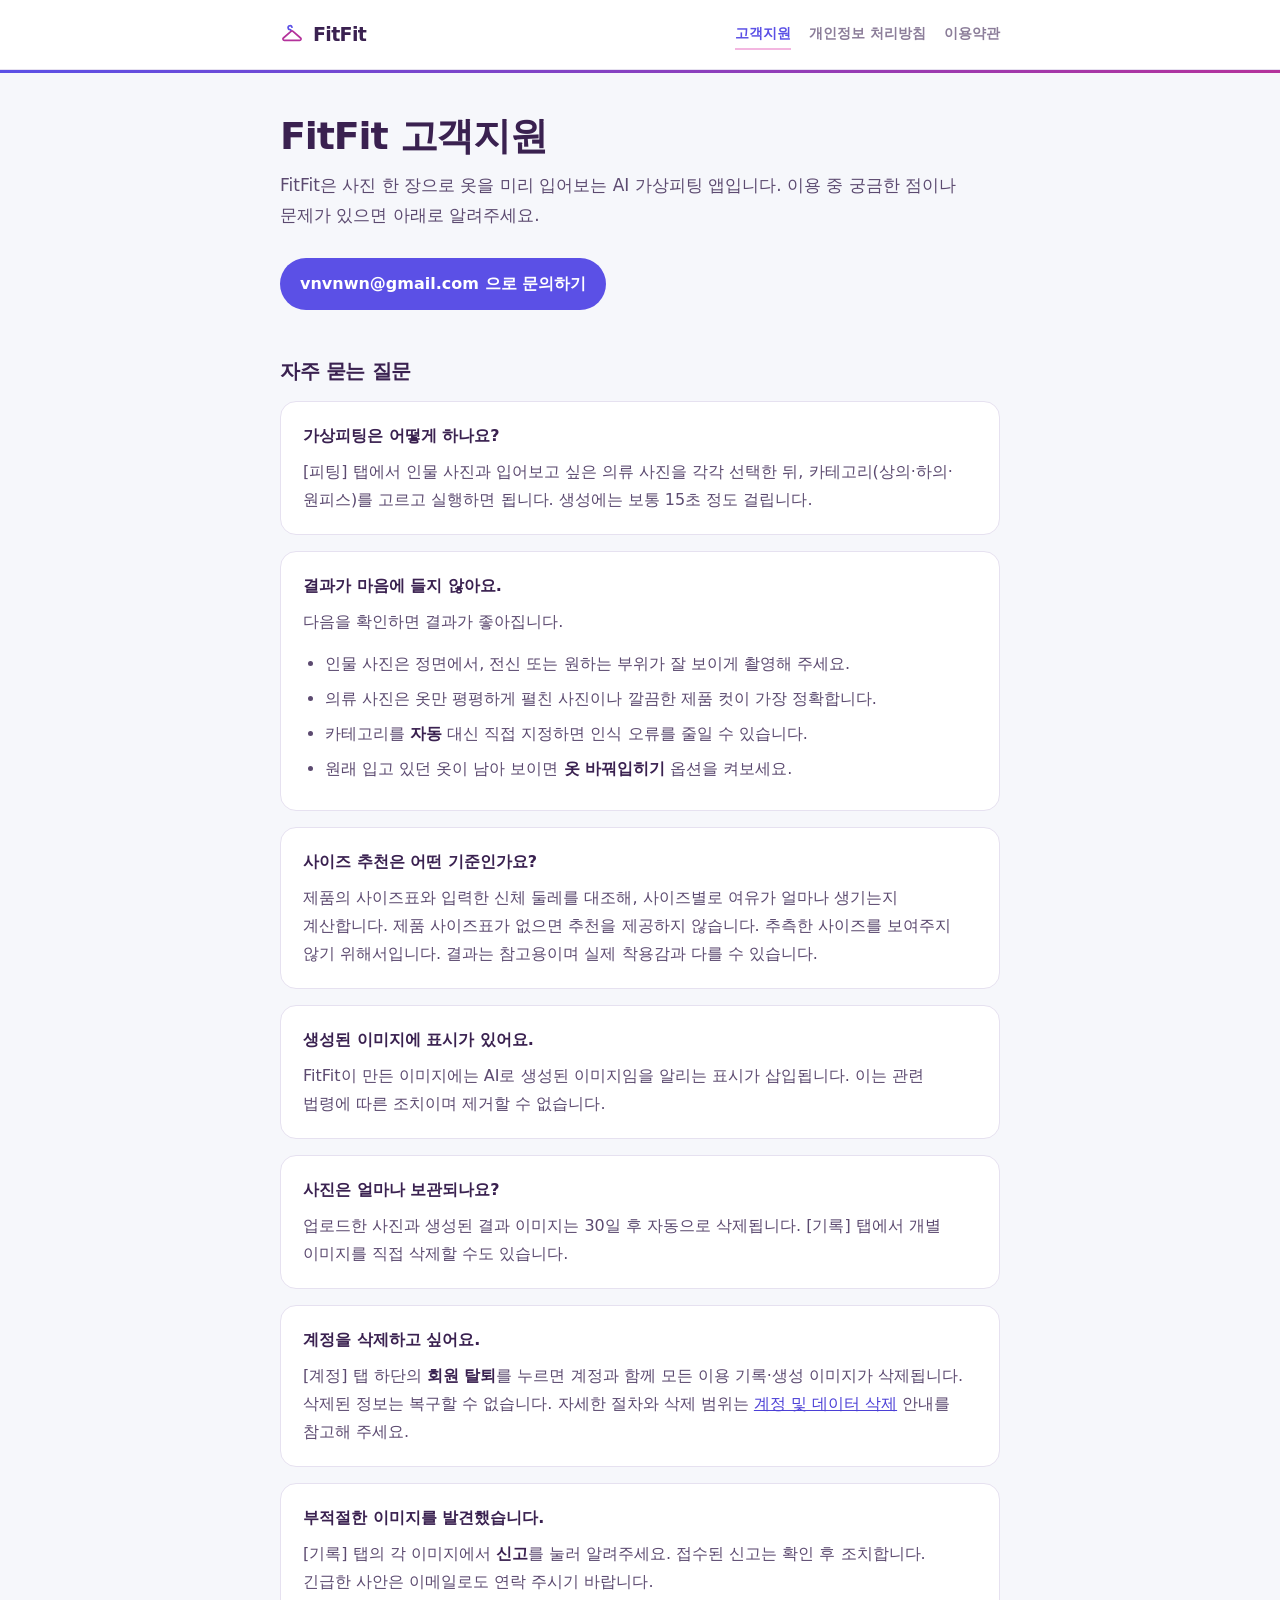
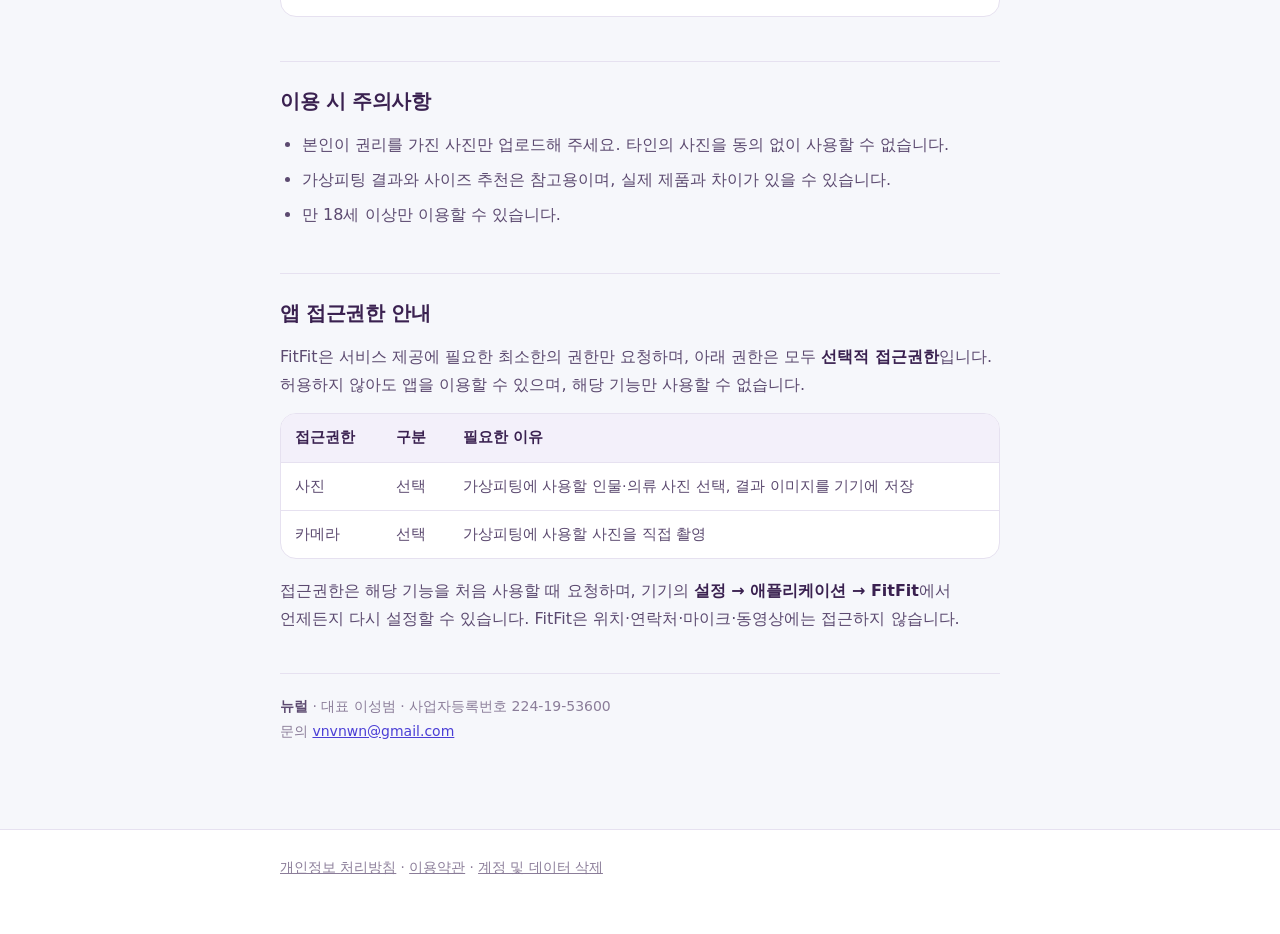
<file: index.html>
<!DOCTYPE html>
<html lang="ko">
<head>
<meta charset="utf-8">
<meta name="viewport" content="width=device-width, initial-scale=1">
<title>FitFit 고객지원</title>
<meta name="description" content="FitFit - AI 가상피팅 앱의 고객지원, 이용약관, 개인정보 처리방침 안내">
<link rel="stylesheet" href="style.css">
</head>
<body>

<header class="site-header">
  <div class="inner">
    <a class="wordmark" href="index.html">
      <svg width="24" height="24" viewBox="0 0 24 24" fill="none" aria-hidden="true">
        <path d="M12 4.2a2 2 0 1 0-1.9 2.5c.7 0 .9.4.9.9v.6" stroke="#5b50e6" stroke-width="1.7" stroke-linecap="round"/>
        <path d="M11 8.3 3.4 15c-.9.8-.4 2.3.9 2.3h15.4c1.3 0 1.8-1.5.9-2.3L13 8.3a1.5 1.5 0 0 0-2 0Z" stroke="#b4329b" stroke-width="1.7" stroke-linejoin="round"/>
      </svg>
      FitFit
    </a>
    <nav class="site-nav">
      <a href="index.html" aria-current="page">고객지원</a>
      <a href="privacy/">개인정보 처리방침</a>
      <a href="terms/">이용약관</a>
    </nav>
  </div>
</header>
<hr class="rule">

<main>
  <h1 class="doc-title">FitFit 고객지원</h1>
  <p class="lede">
    FitFit은 사진 한 장으로 옷을 미리 입어보는 AI 가상피팅 앱입니다.
    이용 중 궁금한 점이나 문제가 있으면 아래로 알려주세요.
  </p>

  <p><a class="contact" href="mailto:vnvnwn@gmail.com">vnvnwn@gmail.com 으로 문의하기</a></p>

  <h2>자주 묻는 질문</h2>

  <div class="card">
    <h3>가상피팅은 어떻게 하나요?</h3>
    <p>
      [피팅] 탭에서 인물 사진과 입어보고 싶은 의류 사진을 각각 선택한 뒤,
      카테고리(상의·하의·원피스)를 고르고 실행하면 됩니다. 생성에는 보통 15초 정도 걸립니다.
    </p>
  </div>

  <div class="card">
    <h3>결과가 마음에 들지 않아요.</h3>
    <p>다음을 확인하면 결과가 좋아집니다.</p>
    <ul>
      <li>인물 사진은 정면에서, 전신 또는 원하는 부위가 잘 보이게 촬영해 주세요.</li>
      <li>의류 사진은 옷만 평평하게 펼친 사진이나 깔끔한 제품 컷이 가장 정확합니다.</li>
      <li>카테고리를 <strong>자동</strong> 대신 직접 지정하면 인식 오류를 줄일 수 있습니다.</li>
      <li>원래 입고 있던 옷이 남아 보이면 <strong>옷 바꿔입히기</strong> 옵션을 켜보세요.</li>
    </ul>
  </div>

  <div class="card">
    <h3>사이즈 추천은 어떤 기준인가요?</h3>
    <p>
      제품의 사이즈표와 입력한 신체 둘레를 대조해, 사이즈별로 여유가 얼마나 생기는지 계산합니다.
      제품 사이즈표가 없으면 추천을 제공하지 않습니다. 추측한 사이즈를 보여주지 않기 위해서입니다.
      결과는 참고용이며 실제 착용감과 다를 수 있습니다.
    </p>
  </div>

  <div class="card">
    <h3>생성된 이미지에 표시가 있어요.</h3>
    <p>
      FitFit이 만든 이미지에는 AI로 생성된 이미지임을 알리는 표시가 삽입됩니다.
      이는 관련 법령에 따른 조치이며 제거할 수 없습니다.
    </p>
  </div>

  <div class="card">
    <h3>사진은 얼마나 보관되나요?</h3>
    <p>
      업로드한 사진과 생성된 결과 이미지는 30일 후 자동으로 삭제됩니다.
      [기록] 탭에서 개별 이미지를 직접 삭제할 수도 있습니다.
    </p>
  </div>

  <div class="card">
    <h3>계정을 삭제하고 싶어요.</h3>
    <p>
      [계정] 탭 하단의 <strong>회원 탈퇴</strong>를 누르면 계정과 함께
      모든 이용 기록·생성 이미지가 삭제됩니다. 삭제된 정보는 복구할 수 없습니다.
      자세한 절차와 삭제 범위는 <a href="delete-account/">계정 및 데이터 삭제</a> 안내를 참고해 주세요.
    </p>
  </div>

  <div class="card">
    <h3>부적절한 이미지를 발견했습니다.</h3>
    <p>
      [기록] 탭의 각 이미지에서 <strong>신고</strong>를 눌러 알려주세요.
      접수된 신고는 확인 후 조치합니다. 긴급한 사안은 이메일로도 연락 주시기 바랍니다.
    </p>
  </div>

  <h2>이용 시 주의사항</h2>
  <ul>
    <li>본인이 권리를 가진 사진만 업로드해 주세요. 타인의 사진을 동의 없이 사용할 수 없습니다.</li>
    <li>가상피팅 결과와 사이즈 추천은 참고용이며, 실제 제품과 차이가 있을 수 있습니다.</li>
    <li>만 18세 이상만 이용할 수 있습니다.</li>
  </ul>

  <h2>앱 접근권한 안내</h2>
  <p>
    FitFit은 서비스 제공에 필요한 최소한의 권한만 요청하며, 아래 권한은 모두
    <strong>선택적 접근권한</strong>입니다. 허용하지 않아도 앱을 이용할 수 있으며,
    해당 기능만 사용할 수 없습니다.
  </p>
  <div class="scroll">
    <table>
      <thead><tr><th>접근권한</th><th>구분</th><th>필요한 이유</th></tr></thead>
      <tbody>
        <tr><td>사진</td><td>선택</td><td>가상피팅에 사용할 인물·의류 사진 선택, 결과 이미지를 기기에 저장</td></tr>
        <tr><td>카메라</td><td>선택</td><td>가상피팅에 사용할 사진을 직접 촬영</td></tr>
      </tbody>
    </table>
  </div>
  <p>
    접근권한은 해당 기능을 처음 사용할 때 요청하며, 기기의
    <strong>설정 → 애플리케이션 → FitFit</strong>에서 언제든지 다시 설정할 수 있습니다.
    FitFit은 위치·연락처·마이크·동영상에는 접근하지 않습니다.
  </p>

  <div class="biz">
    <p>
      <strong>뉴럴</strong> · 대표 이성범 · 사업자등록번호 224-19-53600<br>
      문의 <a href="mailto:vnvnwn@gmail.com">vnvnwn@gmail.com</a>
    </p>
  </div>
</main>

<footer>
  <div class="inner">
    <p><a href="privacy/">개인정보 처리방침</a> · <a href="terms/">이용약관</a> · <a href="delete-account/">계정 및 데이터 삭제</a></p>
  </div>
</footer>

</body>
</html>
</file>
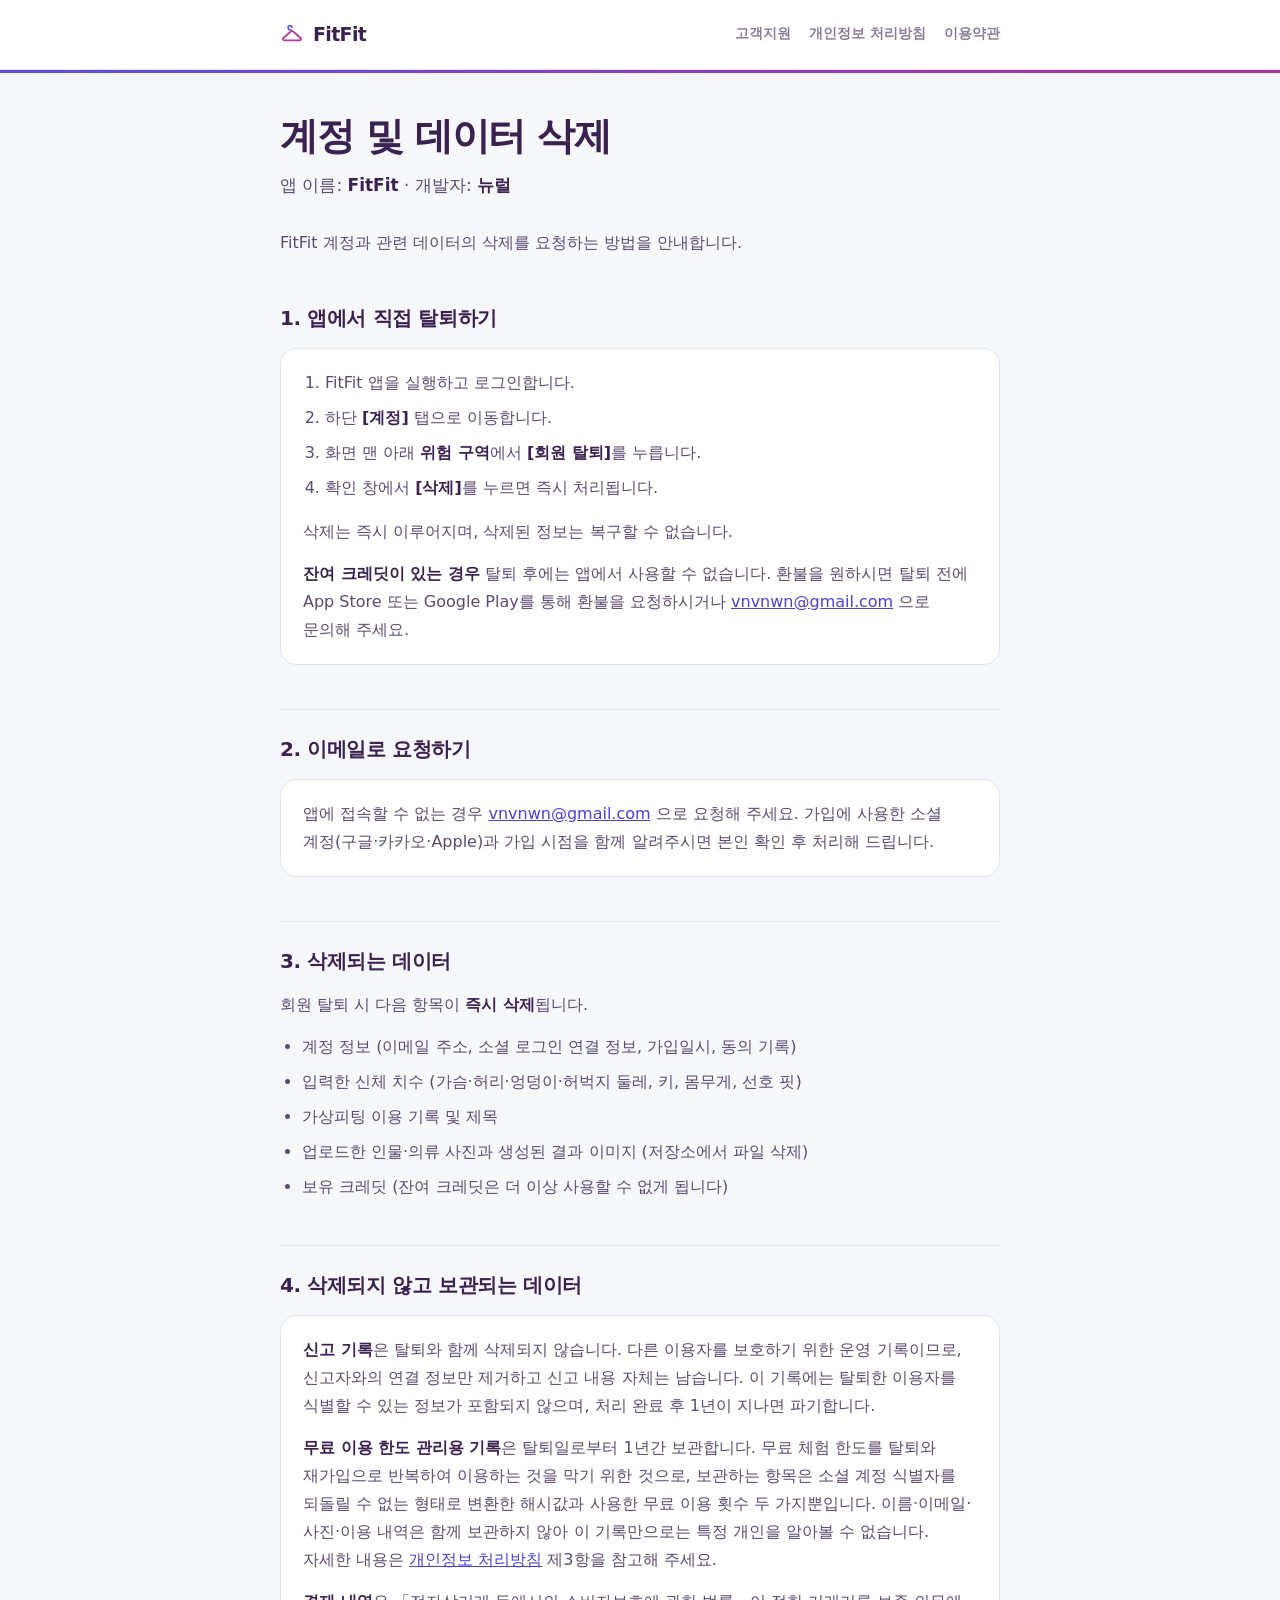
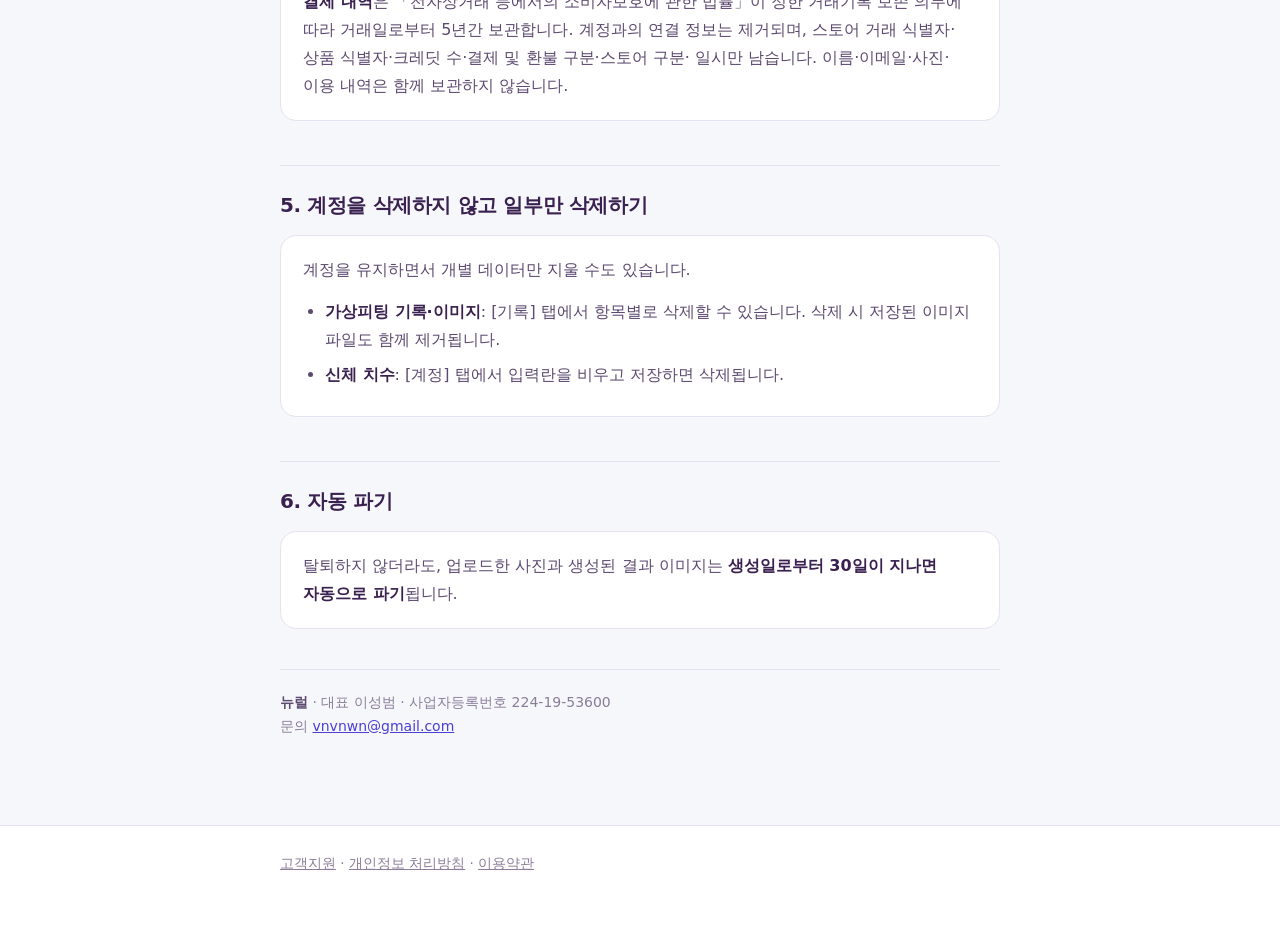
<file: delete-account/index.html>
<!DOCTYPE html>
<html lang="ko">
<head>
<meta charset="utf-8">
<meta name="viewport" content="width=device-width, initial-scale=1">
<title>계정 및 데이터 삭제 | FitFit</title>
<meta name="description" content="FitFit 계정 삭제 방법과 삭제되는 데이터 안내">
<link rel="stylesheet" href="../style.css">
</head>
<body>

<header class="site-header">
  <div class="inner">
    <a class="wordmark" href="../index.html">
      <svg width="24" height="24" viewBox="0 0 24 24" fill="none" aria-hidden="true">
        <path d="M12 4.2a2 2 0 1 0-1.9 2.5c.7 0 .9.4.9.9v.6" stroke="#5b50e6" stroke-width="1.7" stroke-linecap="round"/>
        <path d="M11 8.3 3.4 15c-.9.8-.4 2.3.9 2.3h15.4c1.3 0 1.8-1.5.9-2.3L13 8.3a1.5 1.5 0 0 0-2 0Z" stroke="#b4329b" stroke-width="1.7" stroke-linejoin="round"/>
      </svg>
      FitFit
    </a>
    <nav class="site-nav">
      <a href="../index.html">고객지원</a>
      <a href="../privacy/">개인정보 처리방침</a>
      <a href="../terms/">이용약관</a>
    </nav>
  </div>
</header>
<hr class="rule">

<main>
  <h1 class="doc-title">계정 및 데이터 삭제</h1>
  <p class="lede">
    앱 이름: <strong>FitFit</strong> · 개발자: <strong>뉴럴</strong>
  </p>

  <p>
    FitFit 계정과 관련 데이터의 삭제를 요청하는 방법을 안내합니다.
  </p>

  <h2>1. 앱에서 직접 탈퇴하기</h2>

  <div class="card">
    <ol>
      <li>FitFit 앱을 실행하고 로그인합니다.</li>
      <li>하단 <strong>[계정]</strong> 탭으로 이동합니다.</li>
      <li>화면 맨 아래 <strong>위험 구역</strong>에서 <strong>[회원 탈퇴]</strong>를 누릅니다.</li>
      <li>확인 창에서 <strong>[삭제]</strong>를 누르면 즉시 처리됩니다.</li>
    </ol>
    <p>
      삭제는 즉시 이루어지며, 삭제된 정보는 복구할 수 없습니다.
    </p>
    <p>
      <strong>잔여 크레딧이 있는 경우</strong> 탈퇴 후에는 앱에서 사용할 수 없습니다.
      환불을 원하시면 탈퇴 전에 App Store 또는 Google Play를 통해 환불을 요청하시거나
      <a href="mailto:vnvnwn@gmail.com">vnvnwn@gmail.com</a> 으로 문의해 주세요.
    </p>
  </div>

  <h2>2. 이메일로 요청하기</h2>

  <div class="card">
    <p>
      앱에 접속할 수 없는 경우
      <a href="mailto:vnvnwn@gmail.com">vnvnwn@gmail.com</a>
      으로 요청해 주세요. 가입에 사용한 소셜 계정(구글·카카오·Apple)과
      가입 시점을 함께 알려주시면 본인 확인 후 처리해 드립니다.
    </p>
  </div>

  <h2>3. 삭제되는 데이터</h2>

  <p>회원 탈퇴 시 다음 항목이 <strong>즉시 삭제</strong>됩니다.</p>

  <ul>
    <li>계정 정보 (이메일 주소, 소셜 로그인 연결 정보, 가입일시, 동의 기록)</li>
    <li>입력한 신체 치수 (가슴·허리·엉덩이·허벅지 둘레, 키, 몸무게, 선호 핏)</li>
    <li>가상피팅 이용 기록 및 제목</li>
    <li>업로드한 인물·의류 사진과 생성된 결과 이미지 (저장소에서 파일 삭제)</li>
    <li>보유 크레딧 (잔여 크레딧은 더 이상 사용할 수 없게 됩니다)</li>
  </ul>

  <h2>4. 삭제되지 않고 보관되는 데이터</h2>

  <div class="card">
    <p>
      <strong>신고 기록</strong>은 탈퇴와 함께 삭제되지 않습니다. 다른 이용자를 보호하기 위한
      운영 기록이므로, 신고자와의 연결 정보만 제거하고 신고 내용 자체는 남습니다.
      이 기록에는 탈퇴한 이용자를 식별할 수 있는 정보가 포함되지 않으며,
      처리 완료 후 1년이 지나면 파기합니다.
    </p>
    <p>
      <strong>무료 이용 한도 관리용 기록</strong>은 탈퇴일로부터 1년간 보관합니다.
      무료 체험 한도를 탈퇴와 재가입으로 반복하여 이용하는 것을 막기 위한 것으로,
      보관하는 항목은 소셜 계정 식별자를 되돌릴 수 없는 형태로 변환한 해시값과
      사용한 무료 이용 횟수 두 가지뿐입니다. 이름·이메일·사진·이용 내역은 함께 보관하지 않아
      이 기록만으로는 특정 개인을 알아볼 수 없습니다. 자세한 내용은
      <a href="../privacy/">개인정보 처리방침</a> 제3항을 참고해 주세요.
    </p>
    <p>
      <strong>결제 내역</strong>은 「전자상거래 등에서의 소비자보호에 관한 법률」이 정한
      거래기록 보존 의무에 따라 거래일로부터 5년간 보관합니다. 계정과의 연결 정보는
      제거되며, 스토어 거래 식별자·상품 식별자·크레딧 수·결제 및 환불 구분·스토어 구분·
      일시만 남습니다. 이름·이메일·사진·이용 내역은 함께 보관하지 않습니다.
    </p>
  </div>

  <h2>5. 계정을 삭제하지 않고 일부만 삭제하기</h2>

  <div class="card">
    <p>
      계정을 유지하면서 개별 데이터만 지울 수도 있습니다.
    </p>
    <ul>
      <li>
        <strong>가상피팅 기록·이미지</strong>: [기록] 탭에서 항목별로 삭제할 수 있습니다.
        삭제 시 저장된 이미지 파일도 함께 제거됩니다.
      </li>
      <li>
        <strong>신체 치수</strong>: [계정] 탭에서 입력란을 비우고 저장하면 삭제됩니다.
      </li>
    </ul>
  </div>

  <h2>6. 자동 파기</h2>

  <div class="card">
    <p>
      탈퇴하지 않더라도, 업로드한 사진과 생성된 결과 이미지는
      <strong>생성일로부터 30일이 지나면 자동으로 파기</strong>됩니다.
    </p>
  </div>

  <div class="biz">
    <p>
      <strong>뉴럴</strong> · 대표 이성범 · 사업자등록번호 224-19-53600<br>
      문의 <a href="mailto:vnvnwn@gmail.com">vnvnwn@gmail.com</a>
    </p>
  </div>
</main>

<footer>
  <div class="inner">
    <p><a href="../index.html">고객지원</a> · <a href="../privacy/">개인정보 처리방침</a> · <a href="../terms/">이용약관</a></p>
  </div>
</footer>

</body>
</html>
</file>
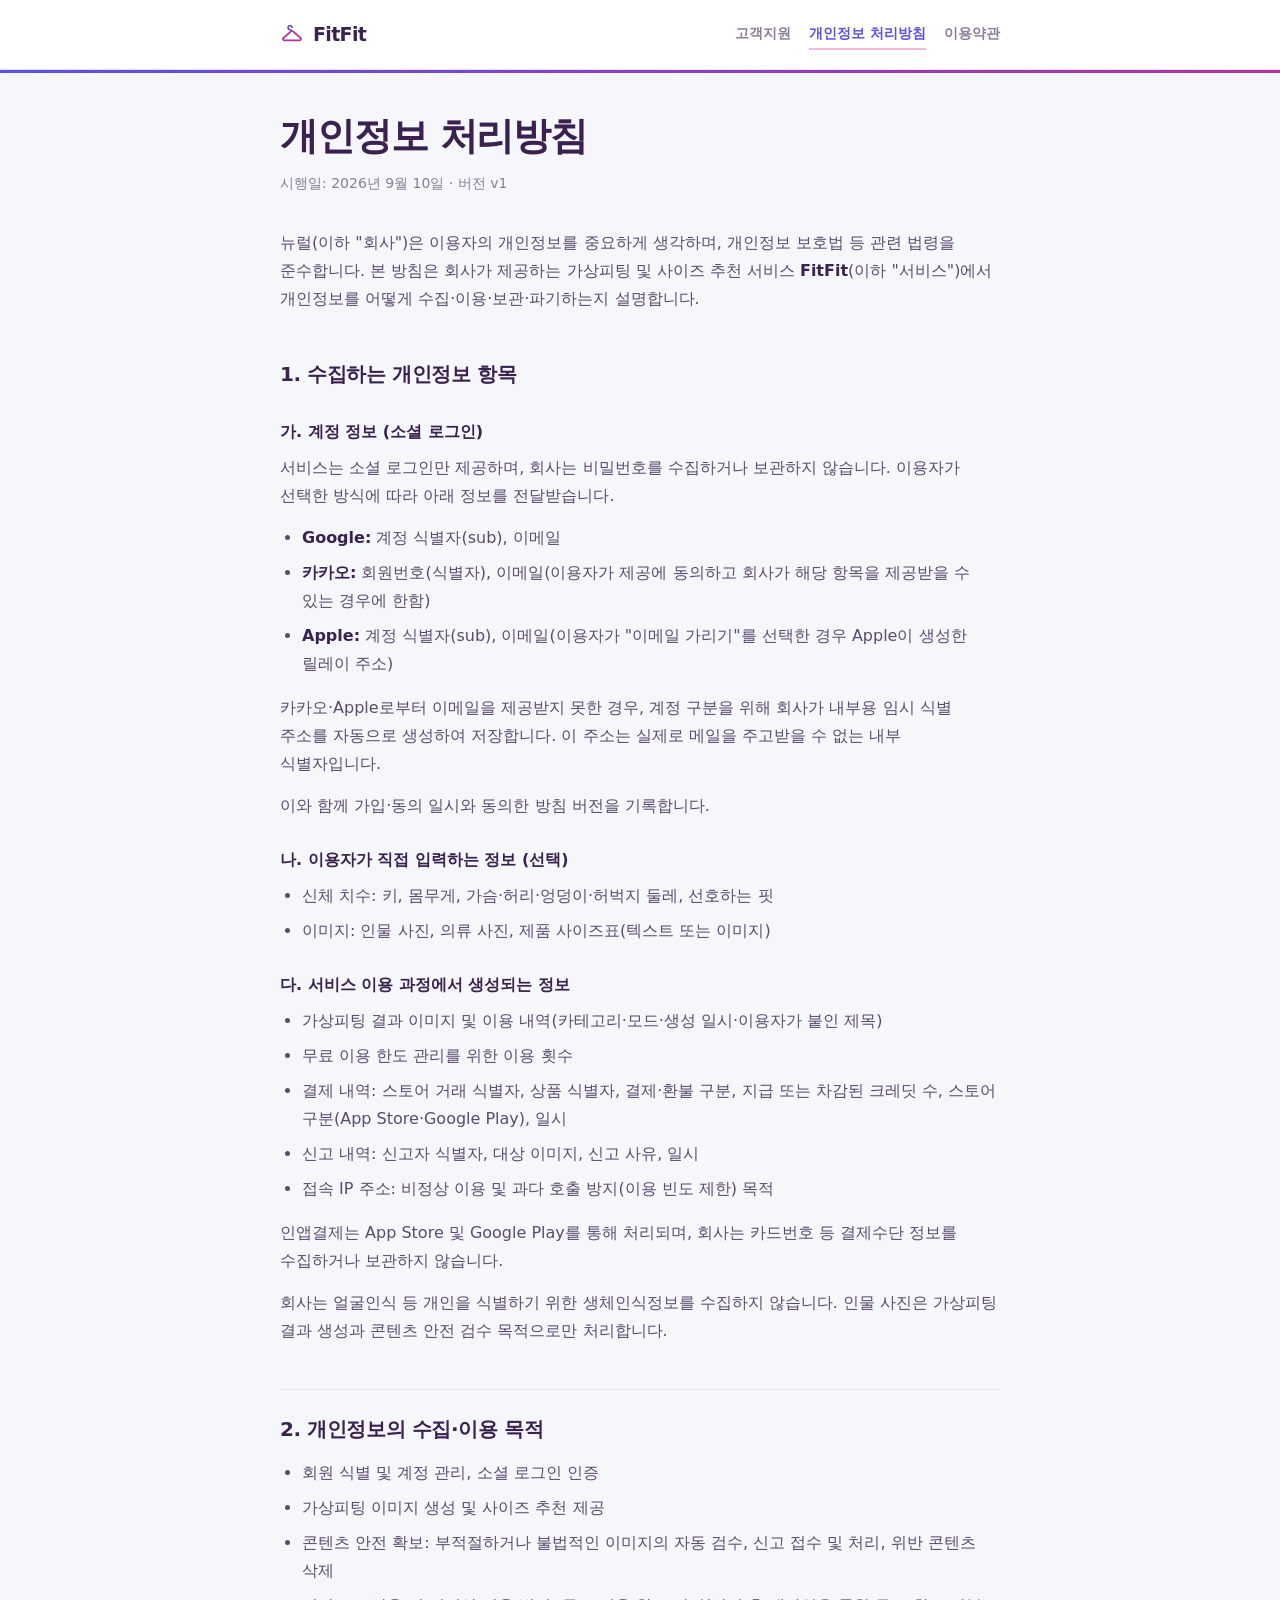
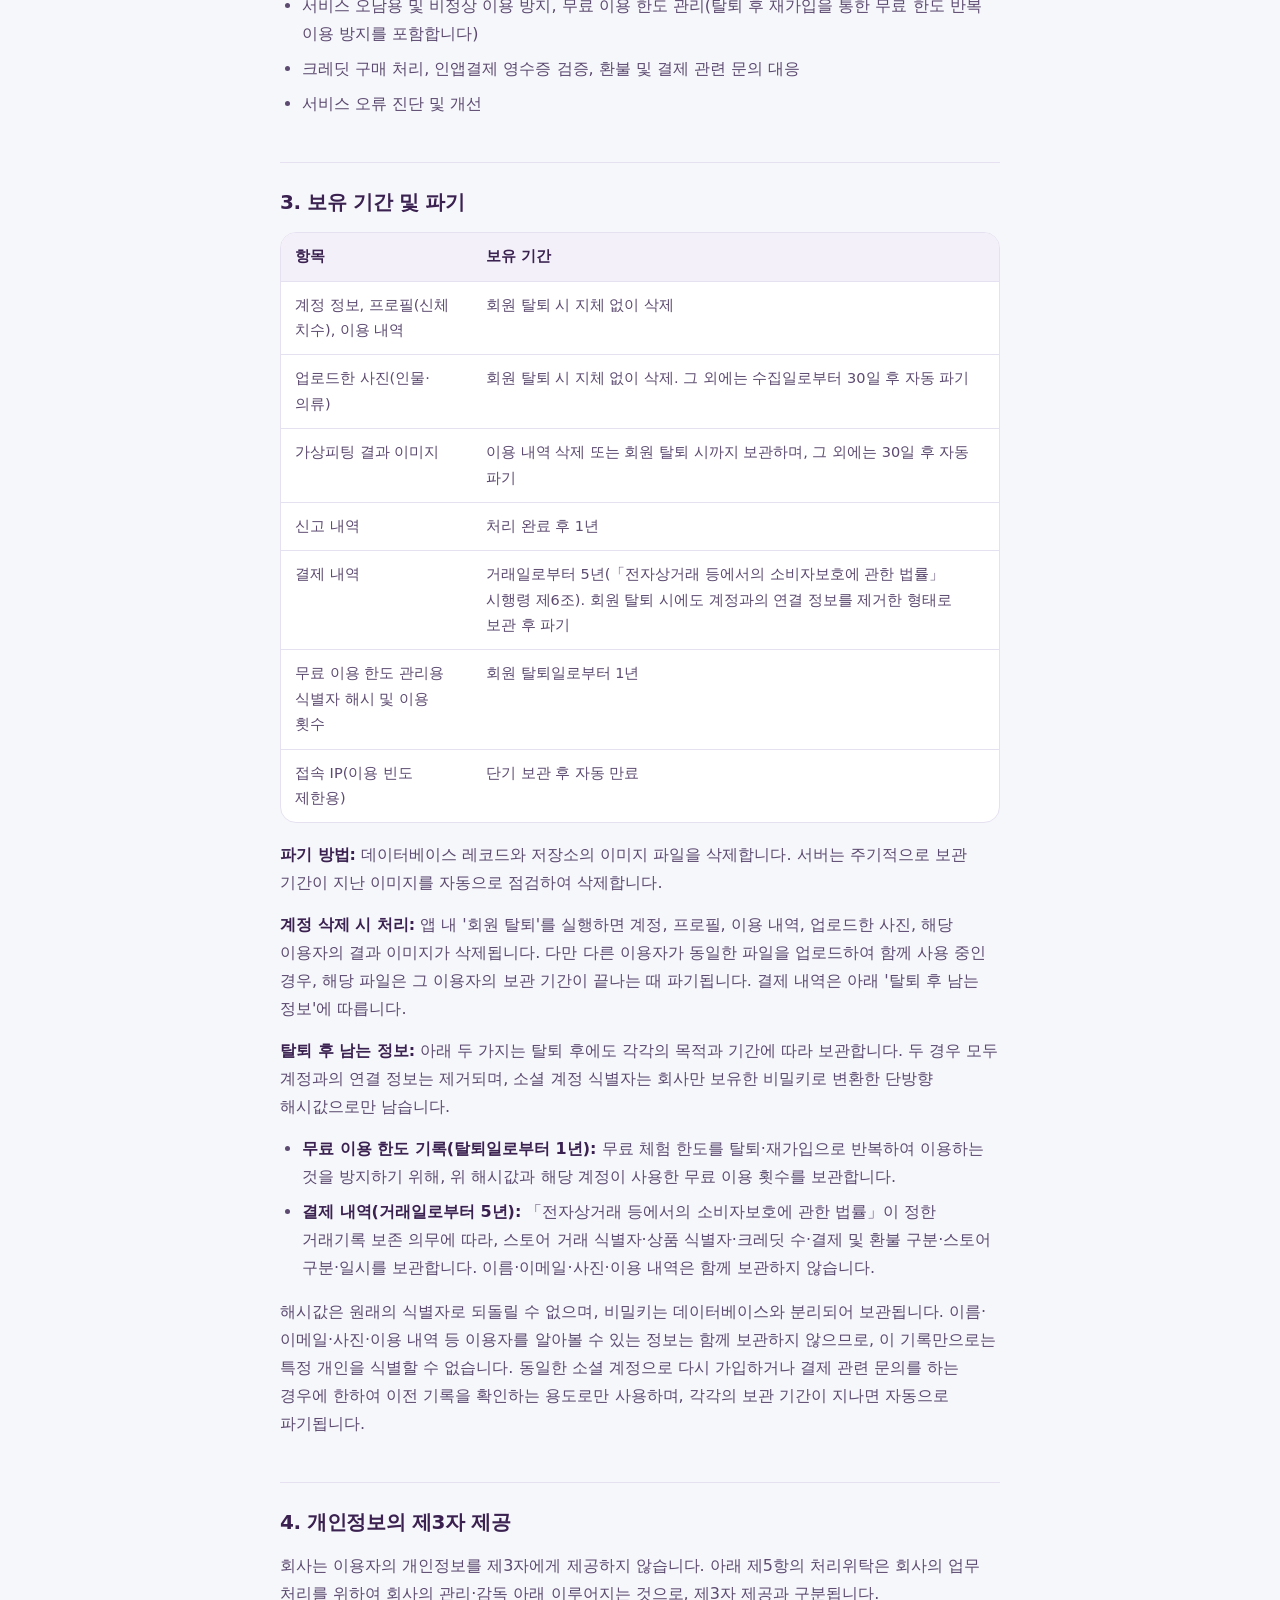
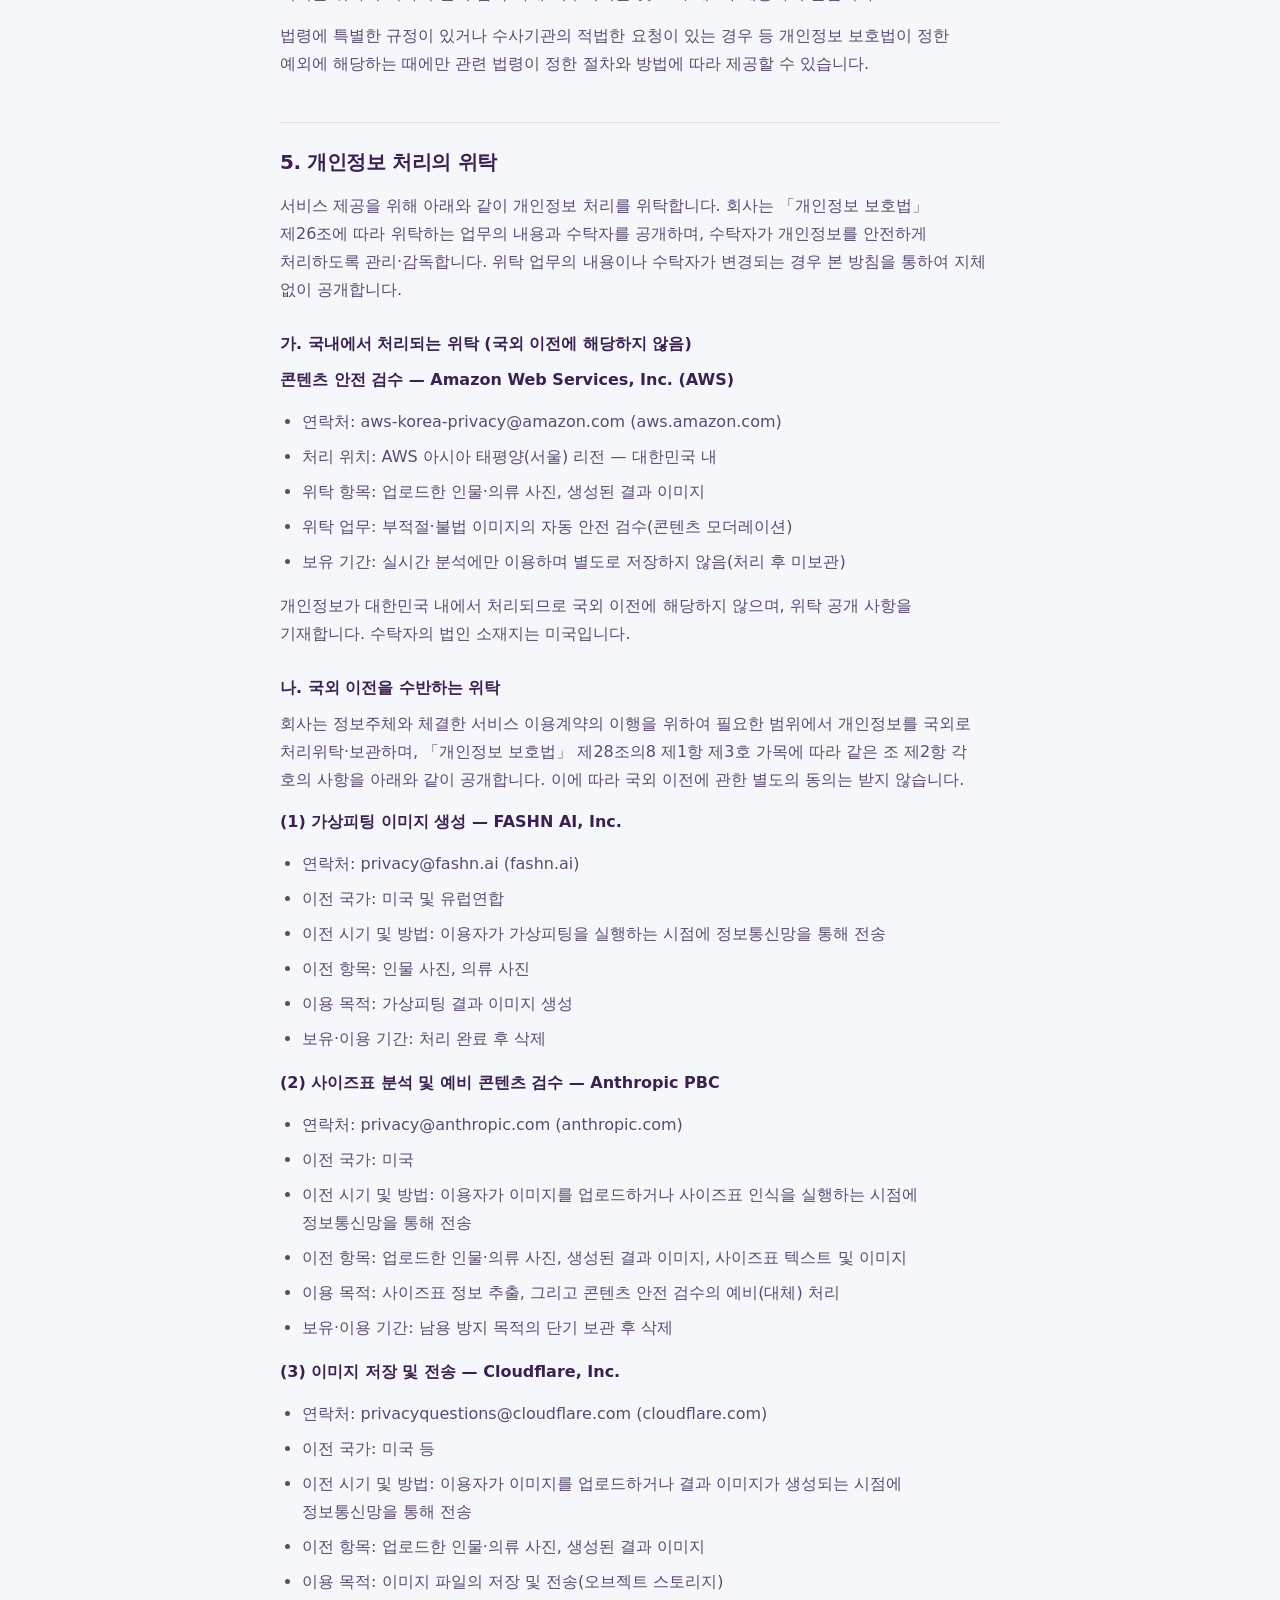
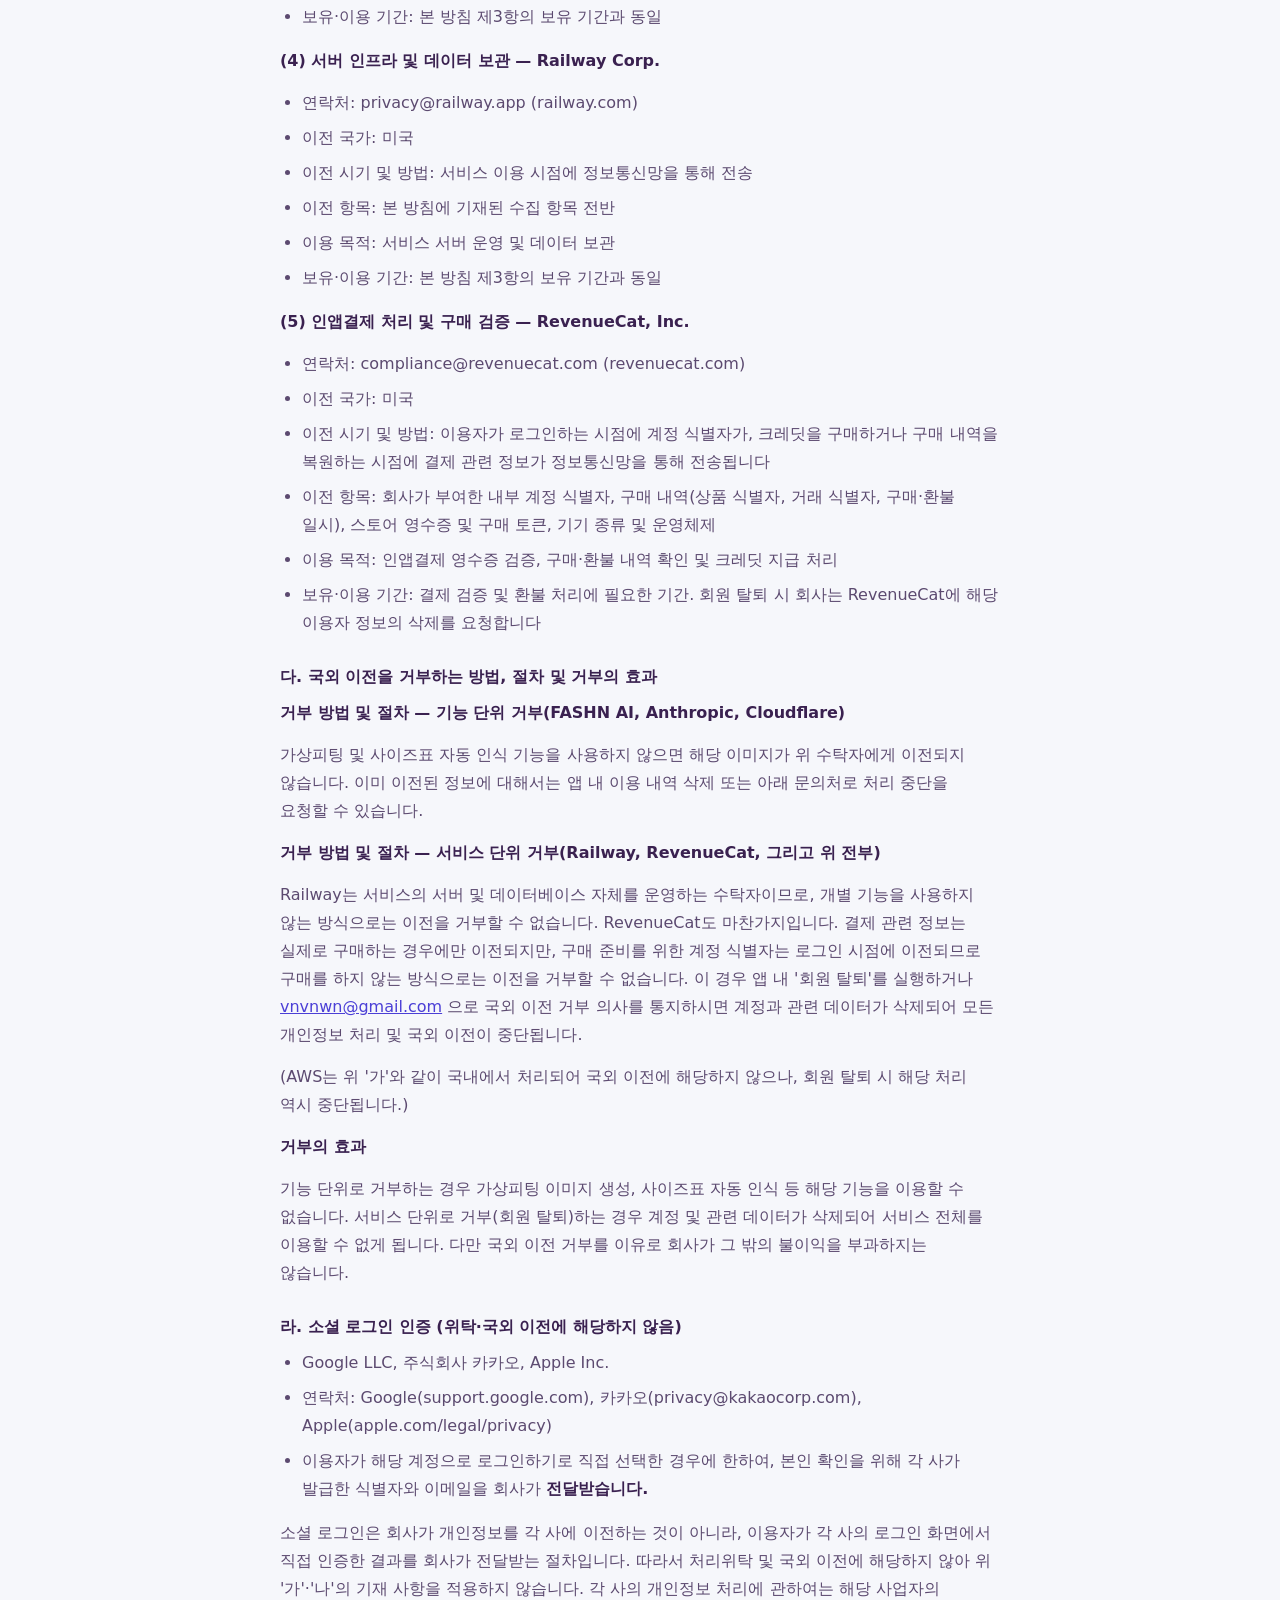
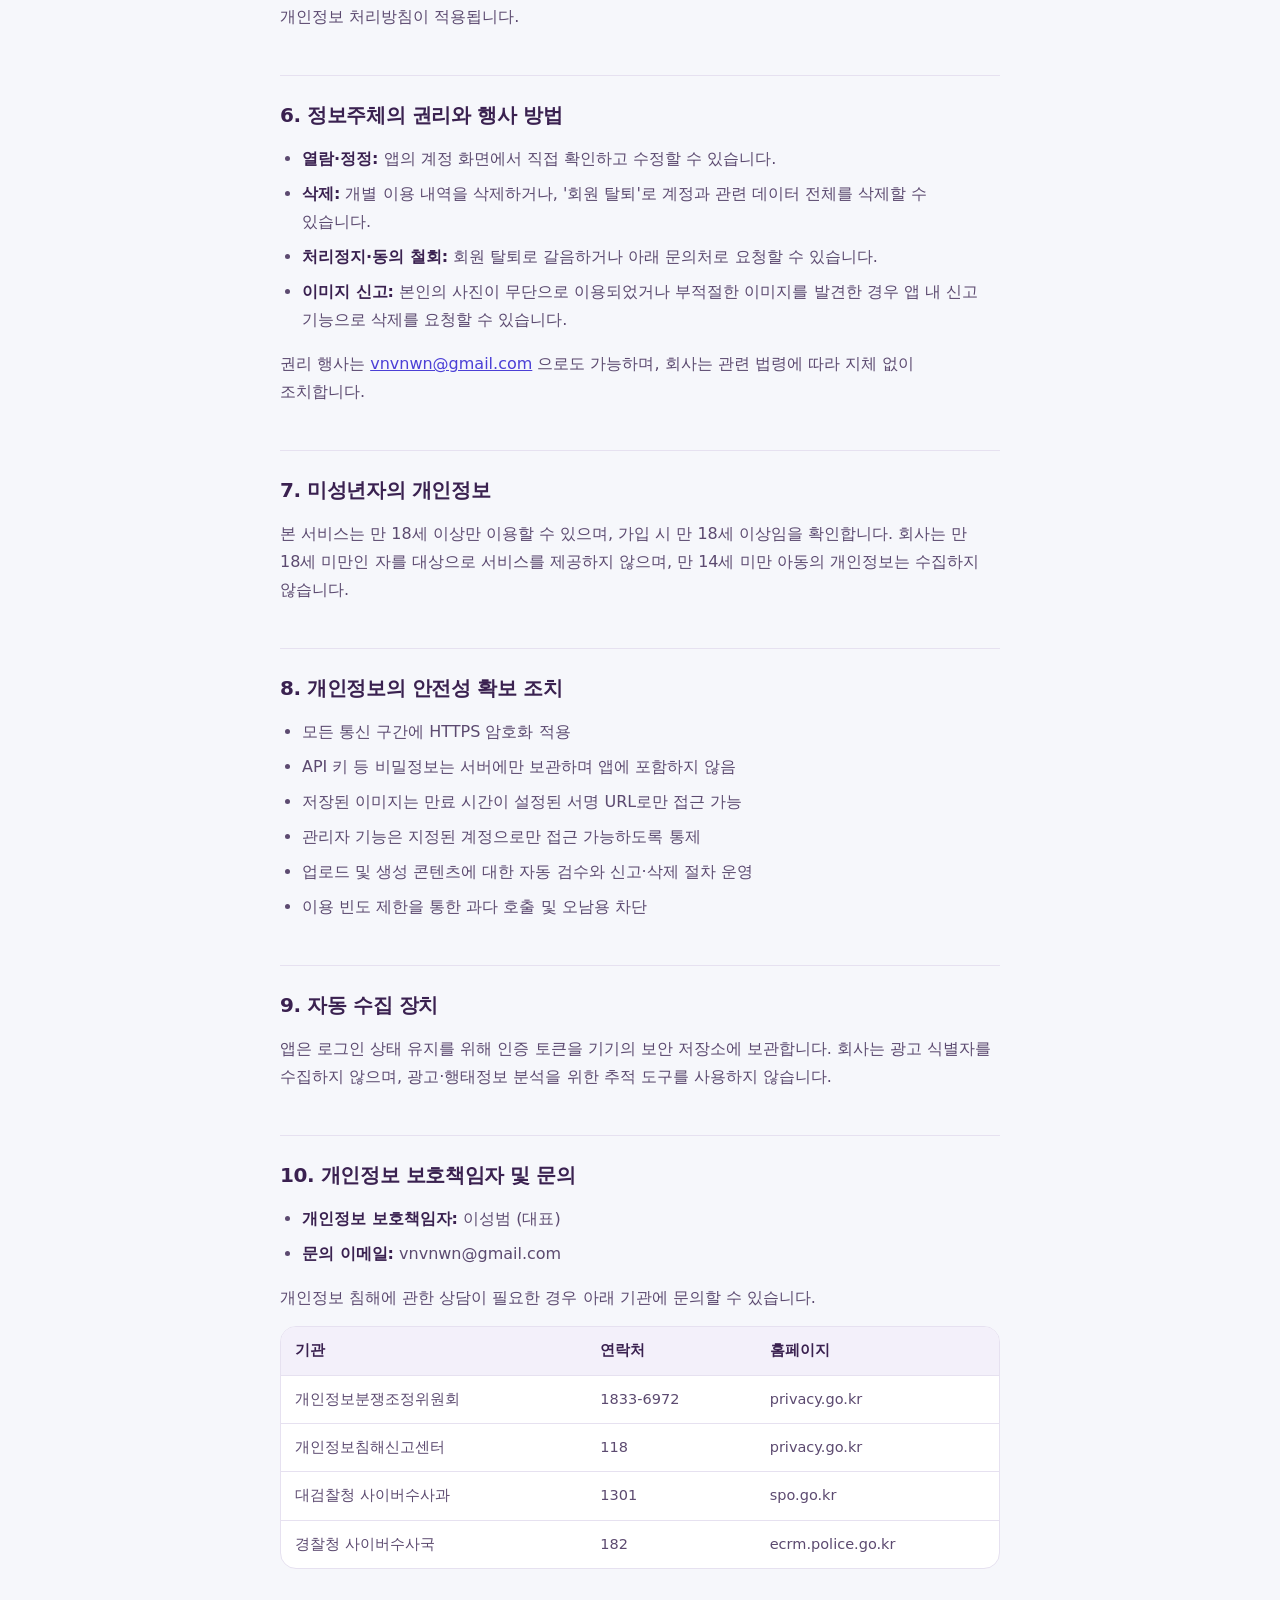
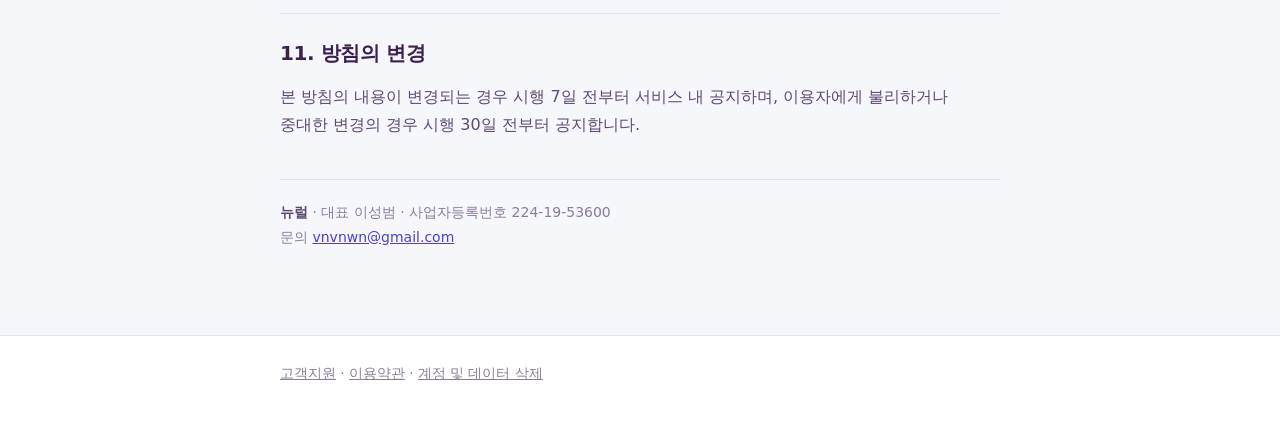
<file: privacy/index.html>
<!DOCTYPE html>
<html lang="ko">
<head>
<meta charset="utf-8">
<meta name="viewport" content="width=device-width, initial-scale=1">
<title>개인정보 처리방침 | FitFit</title>
<meta name="description" content="FitFit 개인정보 처리방침">
<link rel="stylesheet" href="../style.css">
</head>
<body>

<header class="site-header">
  <div class="inner">
    <a class="wordmark" href="../index.html">
      <svg width="24" height="24" viewBox="0 0 24 24" fill="none" aria-hidden="true">
        <path d="M12 4.2a2 2 0 1 0-1.9 2.5c.7 0 .9.4.9.9v.6" stroke="#5b50e6" stroke-width="1.7" stroke-linecap="round"/>
        <path d="M11 8.3 3.4 15c-.9.8-.4 2.3.9 2.3h15.4c1.3 0 1.8-1.5.9-2.3L13 8.3a1.5 1.5 0 0 0-2 0Z" stroke="#b4329b" stroke-width="1.7" stroke-linejoin="round"/>
      </svg>
      FitFit
    </a>
    <nav class="site-nav">
      <a href="../index.html">고객지원</a>
      <a href="../privacy/" aria-current="page">개인정보 처리방침</a>
      <a href="../terms/">이용약관</a>
    </nav>
  </div>
</header>
<hr class="rule">

<main>
  <h1 class="doc-title">개인정보 처리방침</h1>
  <p class="doc-meta">시행일: 2026년 9월 10일 · 버전 v1</p>

  <p>
    뉴럴(이하 "회사")은 이용자의 개인정보를 중요하게 생각하며, 개인정보 보호법 등 관련 법령을 준수합니다.
    본 방침은 회사가 제공하는 가상피팅 및 사이즈 추천 서비스 <strong>FitFit</strong>(이하 "서비스")에서
    개인정보를 어떻게 수집·이용·보관·파기하는지 설명합니다.
  </p>

  <h2>1. 수집하는 개인정보 항목</h2>

  <h3>가. 계정 정보 (소셜 로그인)</h3>
  <p>서비스는 소셜 로그인만 제공하며, 회사는 비밀번호를 수집하거나 보관하지 않습니다. 이용자가 선택한 방식에 따라 아래 정보를 전달받습니다.</p>
  <ul>
    <li><strong>Google:</strong> 계정 식별자(sub), 이메일</li>
    <li><strong>카카오:</strong> 회원번호(식별자), 이메일(이용자가 제공에 동의하고 회사가 해당 항목을 제공받을 수 있는 경우에 한함)</li>
    <li><strong>Apple:</strong> 계정 식별자(sub), 이메일(이용자가 "이메일 가리기"를 선택한 경우 Apple이 생성한 릴레이 주소)</li>
  </ul>
  <p>
    카카오·Apple로부터 이메일을 제공받지 못한 경우, 계정 구분을 위해 회사가 내부용 임시 식별 주소를
    자동으로 생성하여 저장합니다. 이 주소는 실제로 메일을 주고받을 수 없는 내부 식별자입니다.
  </p>
  <p>이와 함께 가입·동의 일시와 동의한 방침 버전을 기록합니다.</p>

  <h3>나. 이용자가 직접 입력하는 정보 (선택)</h3>
  <ul>
    <li>신체 치수: 키, 몸무게, 가슴·허리·엉덩이·허벅지 둘레, 선호하는 핏</li>
    <li>이미지: 인물 사진, 의류 사진, 제품 사이즈표(텍스트 또는 이미지)</li>
  </ul>

  <h3>다. 서비스 이용 과정에서 생성되는 정보</h3>
  <ul>
    <li>가상피팅 결과 이미지 및 이용 내역(카테고리·모드·생성 일시·이용자가 붙인 제목)</li>
    <li>무료 이용 한도 관리를 위한 이용 횟수</li>
    <li>결제 내역: 스토어 거래 식별자, 상품 식별자, 결제·환불 구분, 지급 또는 차감된 크레딧 수, 스토어 구분(App Store·Google Play), 일시</li>
    <li>신고 내역: 신고자 식별자, 대상 이미지, 신고 사유, 일시</li>
    <li>접속 IP 주소: 비정상 이용 및 과다 호출 방지(이용 빈도 제한) 목적</li>
  </ul>
  <p>
    인앱결제는 App Store 및 Google Play를 통해 처리되며, 회사는 카드번호 등 결제수단 정보를 수집하거나 보관하지 않습니다.
  </p>
  <p>
    회사는 얼굴인식 등 개인을 식별하기 위한 생체인식정보를 수집하지 않습니다.
    인물 사진은 가상피팅 결과 생성과 콘텐츠 안전 검수 목적으로만 처리합니다.
  </p>

  <h2>2. 개인정보의 수집·이용 목적</h2>
  <ul>
    <li>회원 식별 및 계정 관리, 소셜 로그인 인증</li>
    <li>가상피팅 이미지 생성 및 사이즈 추천 제공</li>
    <li>콘텐츠 안전 확보: 부적절하거나 불법적인 이미지의 자동 검수, 신고 접수 및 처리, 위반 콘텐츠 삭제</li>
    <li>서비스 오남용 및 비정상 이용 방지, 무료 이용 한도 관리(탈퇴 후 재가입을 통한 무료 한도 반복 이용 방지를 포함합니다)</li>
    <li>크레딧 구매 처리, 인앱결제 영수증 검증, 환불 및 결제 관련 문의 대응</li>
    <li>서비스 오류 진단 및 개선</li>
  </ul>

  <h2>3. 보유 기간 및 파기</h2>
  <div class="scroll">
    <table>
      <thead><tr><th>항목</th><th>보유 기간</th></tr></thead>
      <tbody>
        <tr><td>계정 정보, 프로필(신체 치수), 이용 내역</td><td>회원 탈퇴 시 지체 없이 삭제</td></tr>
        <tr><td>업로드한 사진(인물·의류)</td><td>회원 탈퇴 시 지체 없이 삭제. 그 외에는 수집일로부터 30일 후 자동 파기</td></tr>
        <tr><td>가상피팅 결과 이미지</td><td>이용 내역 삭제 또는 회원 탈퇴 시까지 보관하며, 그 외에는 30일 후 자동 파기</td></tr>
        <tr><td>신고 내역</td><td>처리 완료 후 1년</td></tr>
        <tr><td>결제 내역</td><td>거래일로부터 5년(「전자상거래 등에서의 소비자보호에 관한 법률」 시행령 제6조). 회원 탈퇴 시에도 계정과의 연결 정보를 제거한 형태로 보관 후 파기</td></tr>
        <tr><td>무료 이용 한도 관리용 식별자 해시 및 이용 횟수</td><td>회원 탈퇴일로부터 1년</td></tr>
        <tr><td>접속 IP(이용 빈도 제한용)</td><td>단기 보관 후 자동 만료</td></tr>
      </tbody>
    </table>
  </div>
  <p>
    <strong>파기 방법:</strong> 데이터베이스 레코드와 저장소의 이미지 파일을 삭제합니다.
    서버는 주기적으로 보관 기간이 지난 이미지를 자동으로 점검하여 삭제합니다.
  </p>
  <p>
    <strong>계정 삭제 시 처리:</strong> 앱 내 '회원 탈퇴'를 실행하면 계정, 프로필, 이용 내역,
    업로드한 사진, 해당 이용자의 결과 이미지가 삭제됩니다. 다만 다른 이용자가 동일한 파일을
    업로드하여 함께 사용 중인 경우, 해당 파일은 그 이용자의 보관 기간이 끝나는 때 파기됩니다.
    결제 내역은 아래 '탈퇴 후 남는 정보'에 따릅니다.
  </p>
  <p>
    <strong>탈퇴 후 남는 정보:</strong> 아래 두 가지는 탈퇴 후에도 각각의 목적과 기간에 따라 보관합니다.
    두 경우 모두 계정과의 연결 정보는 제거되며, 소셜 계정 식별자는 회사만 보유한 비밀키로 변환한
    단방향 해시값으로만 남습니다.
  </p>
  <ul>
    <li><strong>무료 이용 한도 기록(탈퇴일로부터 1년):</strong> 무료 체험 한도를 탈퇴·재가입으로 반복하여 이용하는 것을 방지하기 위해, 위 해시값과 해당 계정이 사용한 무료 이용 횟수를 보관합니다.</li>
    <li><strong>결제 내역(거래일로부터 5년):</strong> 「전자상거래 등에서의 소비자보호에 관한 법률」이 정한 거래기록 보존 의무에 따라, 스토어 거래 식별자·상품 식별자·크레딧 수·결제 및 환불 구분·스토어 구분·일시를 보관합니다. 이름·이메일·사진·이용 내역은 함께 보관하지 않습니다.</li>
  </ul>
  <p>
    해시값은 원래의 식별자로 되돌릴 수 없으며, 비밀키는 데이터베이스와 분리되어 보관됩니다.
    이름·이메일·사진·이용 내역 등 이용자를 알아볼 수 있는 정보는 함께 보관하지 않으므로, 이 기록만으로는
    특정 개인을 식별할 수 없습니다. 동일한 소셜 계정으로 다시 가입하거나 결제 관련 문의를 하는
    경우에 한하여 이전 기록을 확인하는 용도로만 사용하며, 각각의 보관 기간이 지나면 자동으로
    파기됩니다.
  </p>

  <h2>4. 개인정보의 제3자 제공</h2>
  <p>
    회사는 이용자의 개인정보를 제3자에게 제공하지 않습니다. 아래 제5항의 처리위탁은 회사의 업무 처리를
    위하여 회사의 관리·감독 아래 이루어지는 것으로, 제3자 제공과 구분됩니다.
  </p>
  <p>
    법령에 특별한 규정이 있거나 수사기관의 적법한 요청이 있는 경우 등 개인정보 보호법이 정한 예외에
    해당하는 때에만 관련 법령이 정한 절차와 방법에 따라 제공할 수 있습니다.
  </p>

  <h2>5. 개인정보 처리의 위탁</h2>
  <p>
    서비스 제공을 위해 아래와 같이 개인정보 처리를 위탁합니다. 회사는 「개인정보 보호법」 제26조에 따라
    위탁하는 업무의 내용과 수탁자를 공개하며, 수탁자가 개인정보를 안전하게 처리하도록 관리·감독합니다.
    위탁 업무의 내용이나 수탁자가 변경되는 경우 본 방침을 통하여 지체 없이 공개합니다.
  </p>

  <h3>가. 국내에서 처리되는 위탁 (국외 이전에 해당하지 않음)</h3>
  <p><strong>콘텐츠 안전 검수 — Amazon Web Services, Inc. (AWS)</strong></p>
  <ul>
    <li>연락처: aws-korea-privacy@amazon.com (aws.amazon.com)</li>
    <li>처리 위치: AWS 아시아 태평양(서울) 리전 — 대한민국 내</li>
    <li>위탁 항목: 업로드한 인물·의류 사진, 생성된 결과 이미지</li>
    <li>위탁 업무: 부적절·불법 이미지의 자동 안전 검수(콘텐츠 모더레이션)</li>
    <li>보유 기간: 실시간 분석에만 이용하며 별도로 저장하지 않음(처리 후 미보관)</li>
  </ul>
  <p>
    개인정보가 대한민국 내에서 처리되므로 국외 이전에 해당하지 않으며, 위탁 공개 사항을 기재합니다.
    수탁자의 법인 소재지는 미국입니다.
  </p>

  <h3>나. 국외 이전을 수반하는 위탁</h3>
  <p>
    회사는 정보주체와 체결한 서비스 이용계약의 이행을 위하여 필요한 범위에서 개인정보를 국외로
    처리위탁·보관하며, 「개인정보 보호법」 제28조의8 제1항 제3호 가목에 따라 같은 조 제2항 각 호의
    사항을 아래와 같이 공개합니다. 이에 따라 국외 이전에 관한 별도의 동의는 받지 않습니다.
  </p>

  <p><strong>(1) 가상피팅 이미지 생성 — FASHN AI, Inc.</strong></p>
  <ul>
    <li>연락처: privacy@fashn.ai (fashn.ai)</li>
    <li>이전 국가: 미국 및 유럽연합</li>
    <li>이전 시기 및 방법: 이용자가 가상피팅을 실행하는 시점에 정보통신망을 통해 전송</li>
    <li>이전 항목: 인물 사진, 의류 사진</li>
    <li>이용 목적: 가상피팅 결과 이미지 생성</li>
    <li>보유·이용 기간: 처리 완료 후 삭제</li>
  </ul>

  <p><strong>(2) 사이즈표 분석 및 예비 콘텐츠 검수 — Anthropic PBC</strong></p>
  <ul>
    <li>연락처: privacy@anthropic.com (anthropic.com)</li>
    <li>이전 국가: 미국</li>
    <li>이전 시기 및 방법: 이용자가 이미지를 업로드하거나 사이즈표 인식을 실행하는 시점에 정보통신망을 통해 전송</li>
    <li>이전 항목: 업로드한 인물·의류 사진, 생성된 결과 이미지, 사이즈표 텍스트 및 이미지</li>
    <li>이용 목적: 사이즈표 정보 추출, 그리고 콘텐츠 안전 검수의 예비(대체) 처리</li>
    <li>보유·이용 기간: 남용 방지 목적의 단기 보관 후 삭제</li>
  </ul>

  <p><strong>(3) 이미지 저장 및 전송 — Cloudflare, Inc.</strong></p>
  <ul>
    <li>연락처: privacyquestions@cloudflare.com (cloudflare.com)</li>
    <li>이전 국가: 미국 등</li>
    <li>이전 시기 및 방법: 이용자가 이미지를 업로드하거나 결과 이미지가 생성되는 시점에 정보통신망을 통해 전송</li>
    <li>이전 항목: 업로드한 인물·의류 사진, 생성된 결과 이미지</li>
    <li>이용 목적: 이미지 파일의 저장 및 전송(오브젝트 스토리지)</li>
    <li>보유·이용 기간: 본 방침 제3항의 보유 기간과 동일</li>
  </ul>

  <p><strong>(4) 서버 인프라 및 데이터 보관 — Railway Corp.</strong></p>
  <ul>
    <li>연락처: privacy@railway.app (railway.com)</li>
    <li>이전 국가: 미국</li>
    <li>이전 시기 및 방법: 서비스 이용 시점에 정보통신망을 통해 전송</li>
    <li>이전 항목: 본 방침에 기재된 수집 항목 전반</li>
    <li>이용 목적: 서비스 서버 운영 및 데이터 보관</li>
    <li>보유·이용 기간: 본 방침 제3항의 보유 기간과 동일</li>
  </ul>

  <p><strong>(5) 인앱결제 처리 및 구매 검증 — RevenueCat, Inc.</strong></p>
  <ul>
    <li>연락처: compliance@revenuecat.com (revenuecat.com)</li>
    <li>이전 국가: 미국</li>
    <li>이전 시기 및 방법: 이용자가 로그인하는 시점에 계정 식별자가, 크레딧을 구매하거나 구매 내역을 복원하는 시점에 결제 관련 정보가 정보통신망을 통해 전송됩니다</li>
    <li>이전 항목: 회사가 부여한 내부 계정 식별자, 구매 내역(상품 식별자, 거래 식별자, 구매·환불 일시), 스토어 영수증 및 구매 토큰, 기기 종류 및 운영체제</li>
    <li>이용 목적: 인앱결제 영수증 검증, 구매·환불 내역 확인 및 크레딧 지급 처리</li>
    <li>보유·이용 기간: 결제 검증 및 환불 처리에 필요한 기간. 회원 탈퇴 시 회사는 RevenueCat에 해당 이용자 정보의 삭제를 요청합니다</li>
  </ul>

  <h3>다. 국외 이전을 거부하는 방법, 절차 및 거부의 효과</h3>
  <p><strong>거부 방법 및 절차 — 기능 단위 거부(FASHN AI, Anthropic, Cloudflare)</strong></p>
  <p>
    가상피팅 및 사이즈표 자동 인식 기능을 사용하지 않으면 해당 이미지가 위 수탁자에게 이전되지 않습니다.
    이미 이전된 정보에 대해서는 앱 내 이용 내역 삭제 또는 아래 문의처로 처리 중단을 요청할 수 있습니다.
  </p>
  <p><strong>거부 방법 및 절차 — 서비스 단위 거부(Railway, RevenueCat, 그리고 위 전부)</strong></p>
  <p>
    Railway는 서비스의 서버 및 데이터베이스 자체를 운영하는 수탁자이므로, 개별 기능을 사용하지 않는
    방식으로는 이전을 거부할 수 없습니다. RevenueCat도 마찬가지입니다. 결제 관련 정보는 실제로
    구매하는 경우에만 이전되지만, 구매 준비를 위한 계정 식별자는 로그인 시점에 이전되므로 구매를
    하지 않는 방식으로는 이전을 거부할 수 없습니다.
    이 경우 앱 내 '회원 탈퇴'를 실행하거나
    <a href="mailto:vnvnwn@gmail.com">vnvnwn@gmail.com</a> 으로 국외 이전 거부 의사를 통지하시면
    계정과 관련 데이터가 삭제되어 모든 개인정보 처리 및 국외 이전이 중단됩니다.
  </p>
  <p>
    (AWS는 위 '가'와 같이 국내에서 처리되어 국외 이전에 해당하지 않으나, 회원 탈퇴 시 해당 처리 역시
    중단됩니다.)
  </p>
  <p><strong>거부의 효과</strong></p>
  <p>
    기능 단위로 거부하는 경우 가상피팅 이미지 생성, 사이즈표 자동 인식 등 해당 기능을 이용할 수 없습니다.
    서비스 단위로 거부(회원 탈퇴)하는 경우 계정 및 관련 데이터가 삭제되어 서비스 전체를 이용할 수 없게
    됩니다. 다만 국외 이전 거부를 이유로 회사가 그 밖의 불이익을 부과하지는 않습니다.
  </p>

  <h3>라. 소셜 로그인 인증 (위탁·국외 이전에 해당하지 않음)</h3>
  <ul>
    <li>Google LLC, 주식회사 카카오, Apple Inc.</li>
    <li>연락처: Google(support.google.com), 카카오(privacy@kakaocorp.com), Apple(apple.com/legal/privacy)</li>
    <li>이용자가 해당 계정으로 로그인하기로 직접 선택한 경우에 한하여, 본인 확인을 위해 각 사가 발급한 식별자와 이메일을 회사가 <strong>전달받습니다.</strong></li>
  </ul>
  <p>
    소셜 로그인은 회사가 개인정보를 각 사에 이전하는 것이 아니라, 이용자가 각 사의 로그인 화면에서 직접
    인증한 결과를 회사가 전달받는 절차입니다. 따라서 처리위탁 및 국외 이전에 해당하지 않아 위 '가'·'나'의
    기재 사항을 적용하지 않습니다. 각 사의 개인정보 처리에 관하여는 해당 사업자의 개인정보 처리방침이
    적용됩니다.
  </p>

  <h2>6. 정보주체의 권리와 행사 방법</h2>
  <ul>
    <li><strong>열람·정정:</strong> 앱의 계정 화면에서 직접 확인하고 수정할 수 있습니다.</li>
    <li><strong>삭제:</strong> 개별 이용 내역을 삭제하거나, '회원 탈퇴'로 계정과 관련 데이터 전체를 삭제할 수 있습니다.</li>
    <li><strong>처리정지·동의 철회:</strong> 회원 탈퇴로 갈음하거나 아래 문의처로 요청할 수 있습니다.</li>
    <li><strong>이미지 신고:</strong> 본인의 사진이 무단으로 이용되었거나 부적절한 이미지를 발견한 경우 앱 내 신고 기능으로 삭제를 요청할 수 있습니다.</li>
  </ul>
  <p>
    권리 행사는 <a href="mailto:vnvnwn@gmail.com">vnvnwn@gmail.com</a> 으로도 가능하며,
    회사는 관련 법령에 따라 지체 없이 조치합니다.
  </p>

  <h2>7. 미성년자의 개인정보</h2>
  <p>
    본 서비스는 만 18세 이상만 이용할 수 있으며, 가입 시 만 18세 이상임을 확인합니다.
    회사는 만 18세 미만인 자를 대상으로 서비스를 제공하지 않으며, 만 14세 미만 아동의 개인정보는 수집하지 않습니다.
  </p>

  <h2>8. 개인정보의 안전성 확보 조치</h2>
  <ul>
    <li>모든 통신 구간에 HTTPS 암호화 적용</li>
    <li>API 키 등 비밀정보는 서버에만 보관하며 앱에 포함하지 않음</li>
    <li>저장된 이미지는 만료 시간이 설정된 서명 URL로만 접근 가능</li>
    <li>관리자 기능은 지정된 계정으로만 접근 가능하도록 통제</li>
    <li>업로드 및 생성 콘텐츠에 대한 자동 검수와 신고·삭제 절차 운영</li>
    <li>이용 빈도 제한을 통한 과다 호출 및 오남용 차단</li>
  </ul>

  <h2>9. 자동 수집 장치</h2>
  <p>앱은 로그인 상태 유지를 위해 인증 토큰을 기기의 보안 저장소에 보관합니다. 회사는 광고 식별자를 수집하지 않으며, 광고·행태정보 분석을 위한 추적 도구를 사용하지 않습니다.</p>

  <h2>10. 개인정보 보호책임자 및 문의</h2>
  <ul>
    <li><strong>개인정보 보호책임자:</strong> 이성범 (대표)</li>
    <li><strong>문의 이메일:</strong> vnvnwn@gmail.com</li>
  </ul>
  <p>개인정보 침해에 관한 상담이 필요한 경우 아래 기관에 문의할 수 있습니다.</p>
  <div class="scroll">
    <table>
      <thead><tr><th>기관</th><th>연락처</th><th>홈페이지</th></tr></thead>
      <tbody>
        <tr><td>개인정보분쟁조정위원회</td><td>1833-6972</td><td>privacy.go.kr</td></tr>
        <tr><td>개인정보침해신고센터</td><td>118</td><td>privacy.go.kr</td></tr>
        <tr><td>대검찰청 사이버수사과</td><td>1301</td><td>spo.go.kr</td></tr>
        <tr><td>경찰청 사이버수사국</td><td>182</td><td>ecrm.police.go.kr</td></tr>
      </tbody>
    </table>
  </div>

  <h2>11. 방침의 변경</h2>
  <p>본 방침의 내용이 변경되는 경우 시행 7일 전부터 서비스 내 공지하며, 이용자에게 불리하거나 중대한 변경의 경우 시행 30일 전부터 공지합니다.</p>

  <div class="biz">
    <p>
      <strong>뉴럴</strong> · 대표 이성범 · 사업자등록번호 224-19-53600<br>
      문의 <a href="mailto:vnvnwn@gmail.com">vnvnwn@gmail.com</a>
    </p>
  </div>
</main>

<footer>
  <div class="inner">
    <p><a href="../index.html">고객지원</a> · <a href="../terms/">이용약관</a> · <a href="../delete-account/">계정 및 데이터 삭제</a></p>
  </div>
</footer>

</body>
</html>
</file>
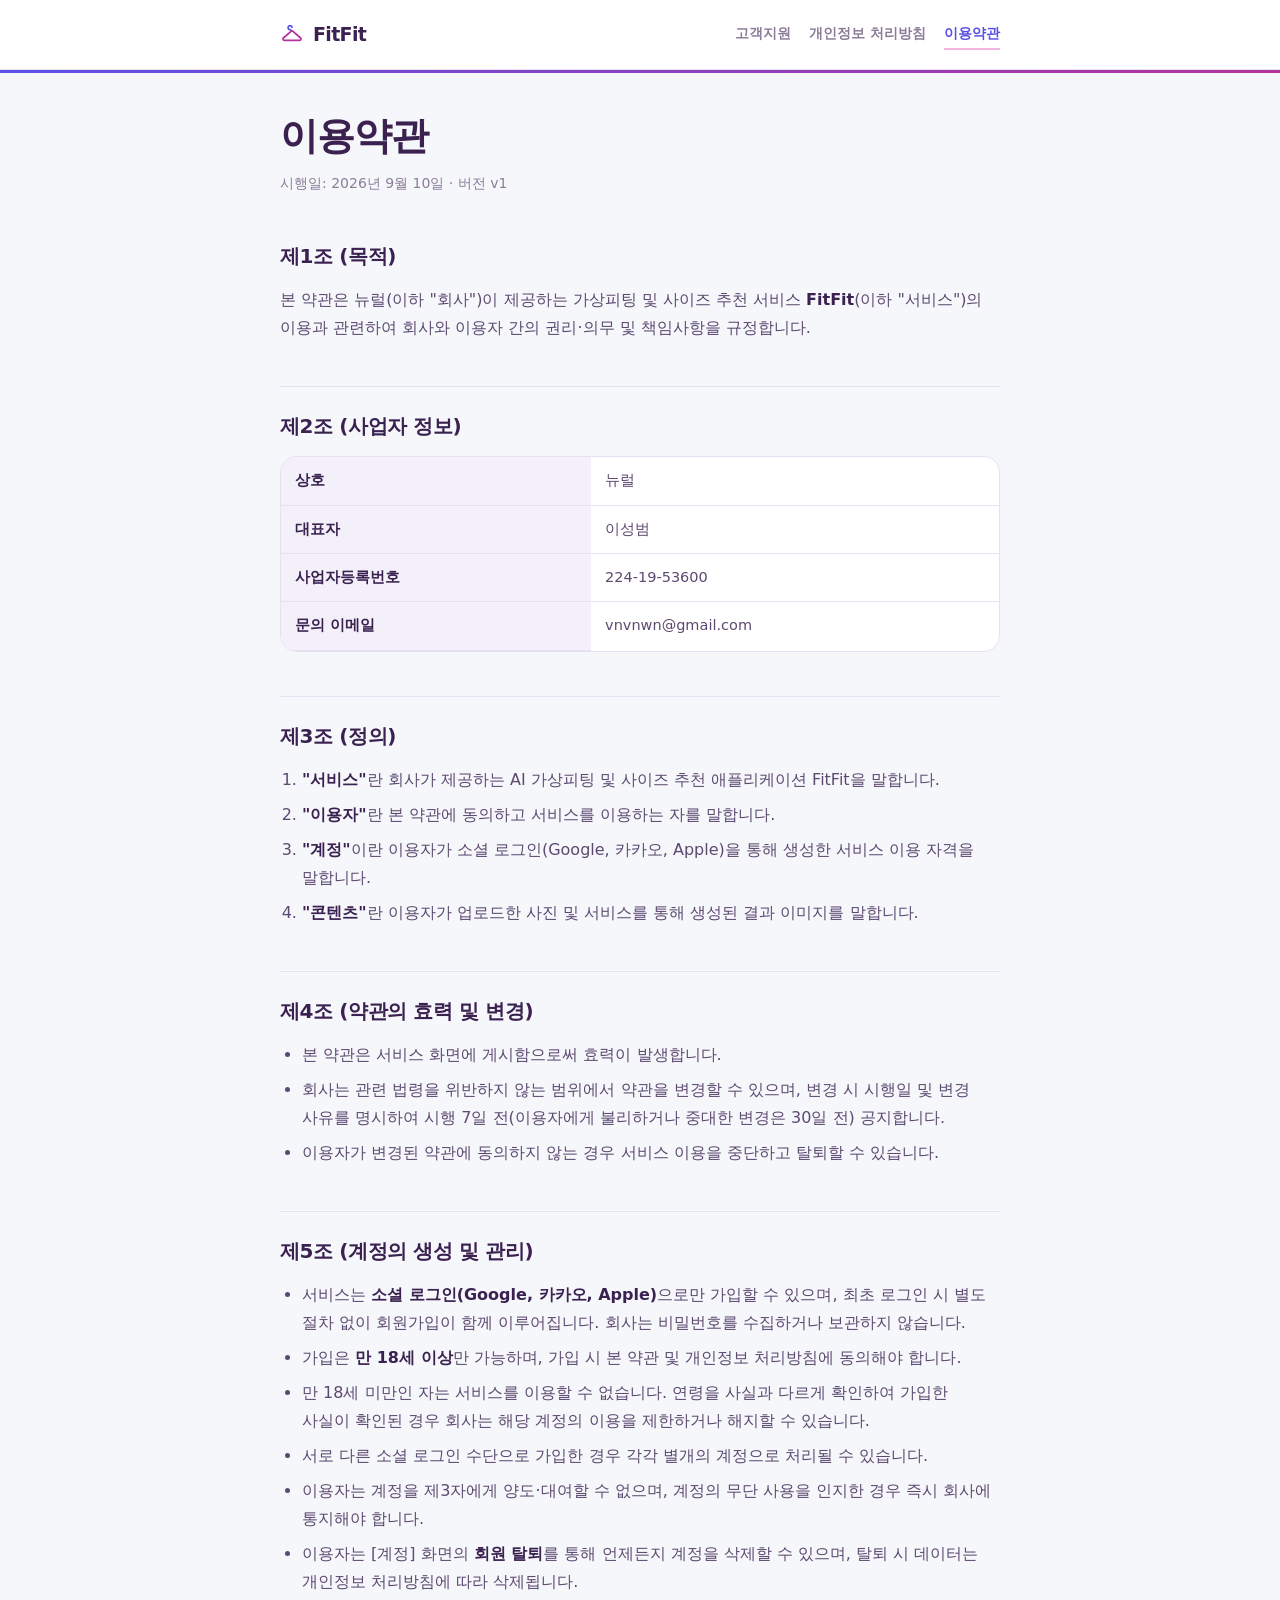
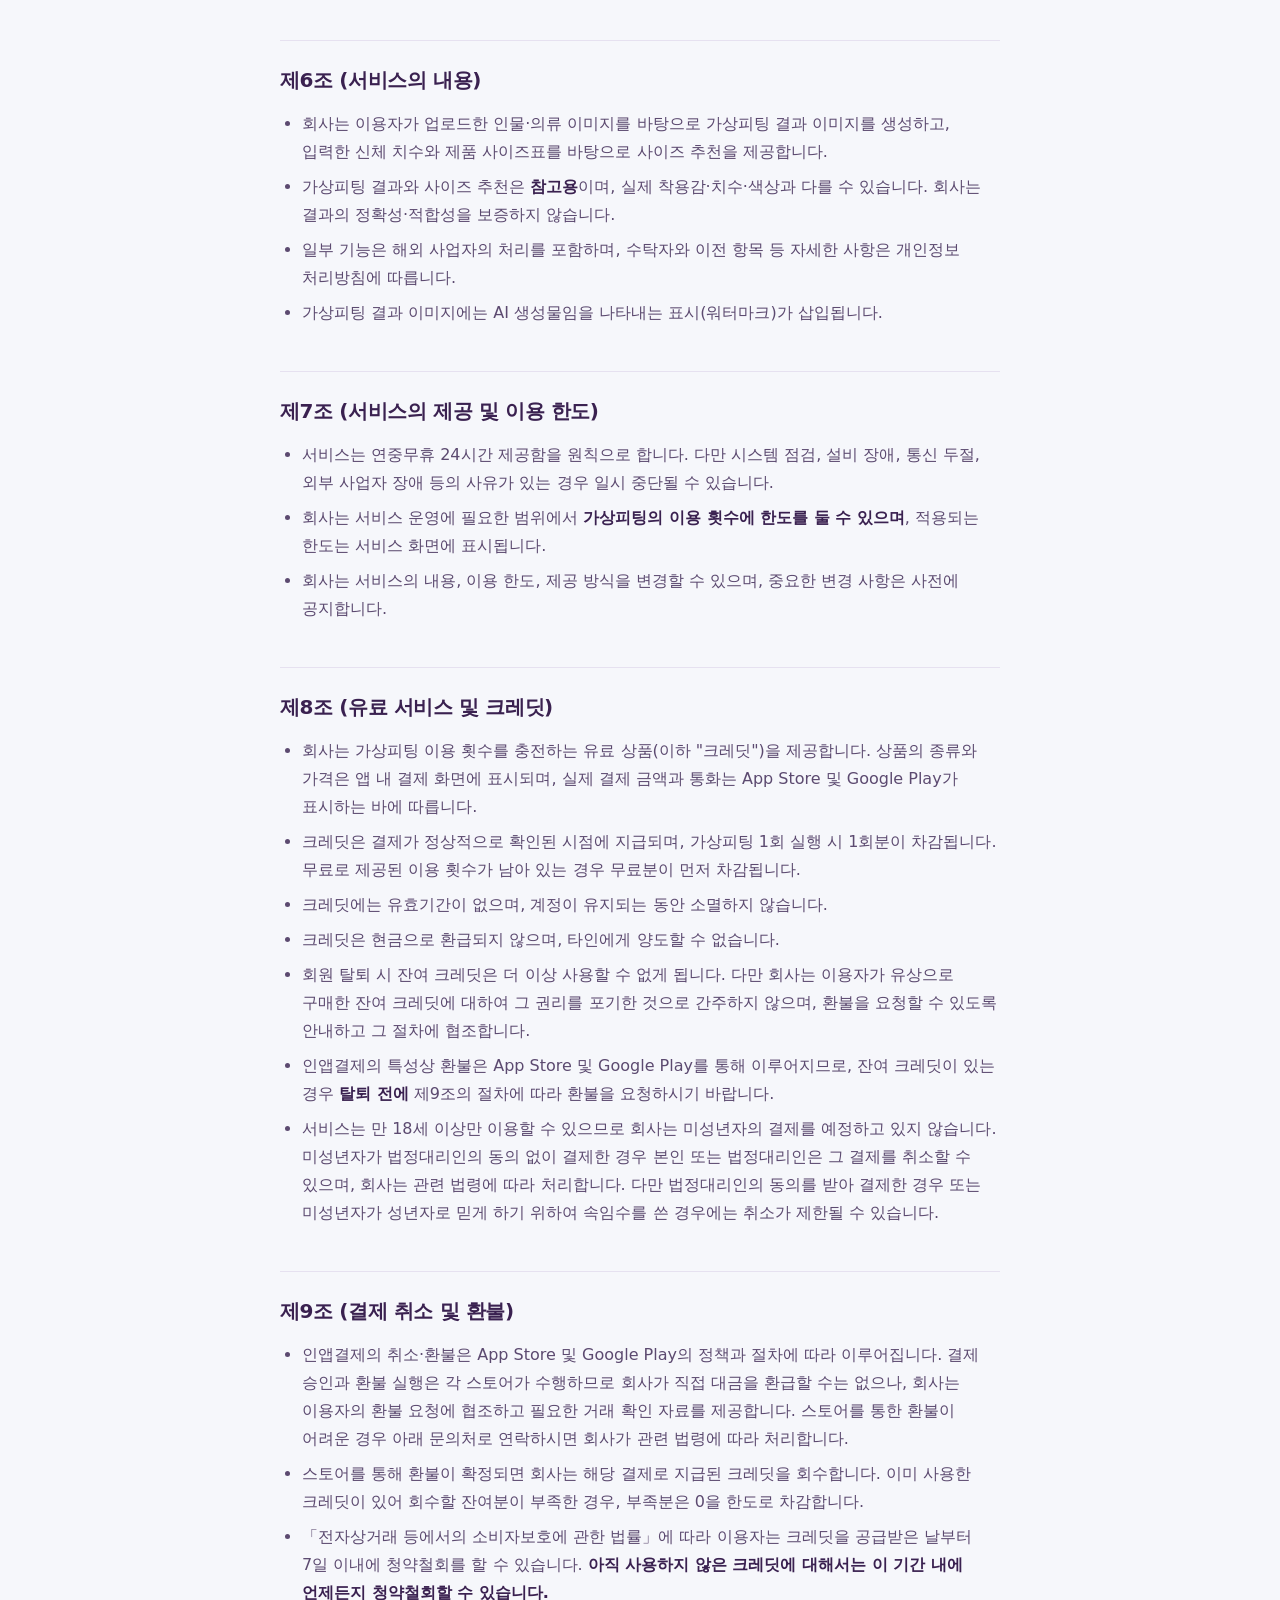
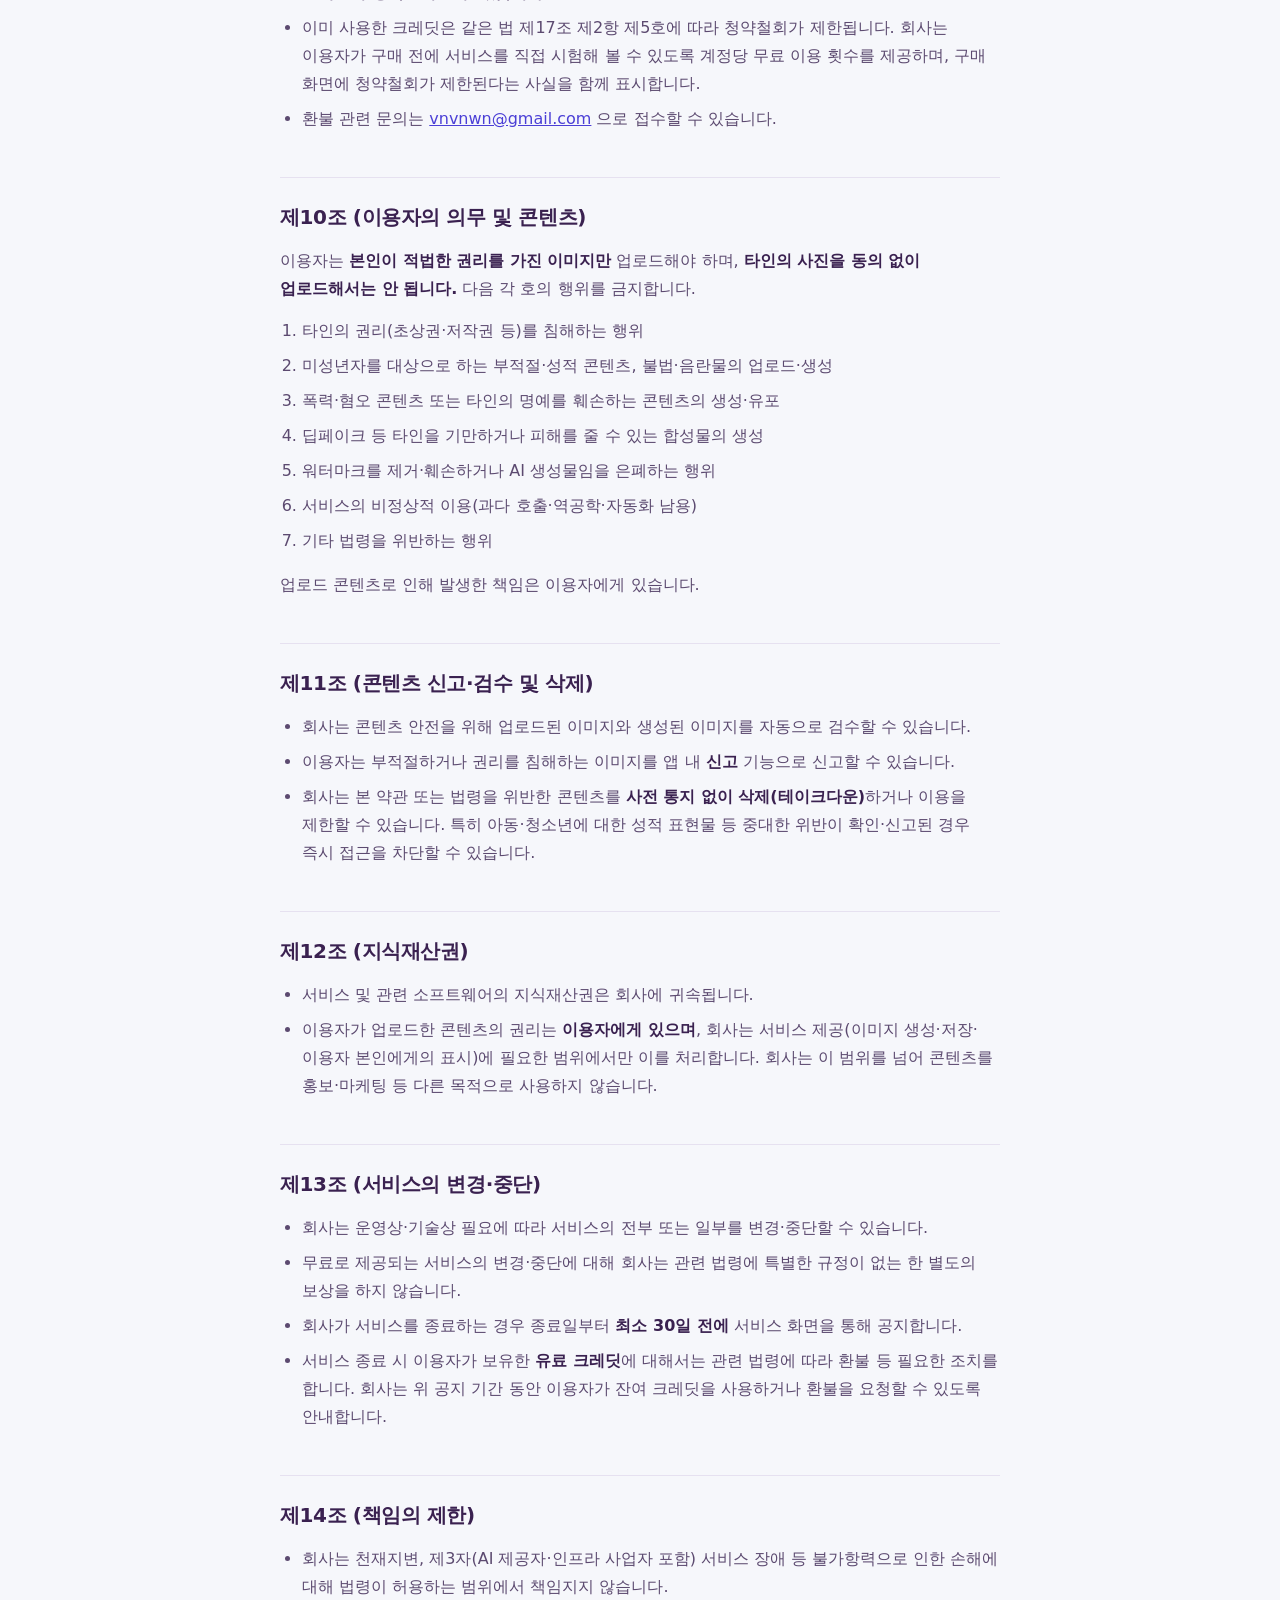
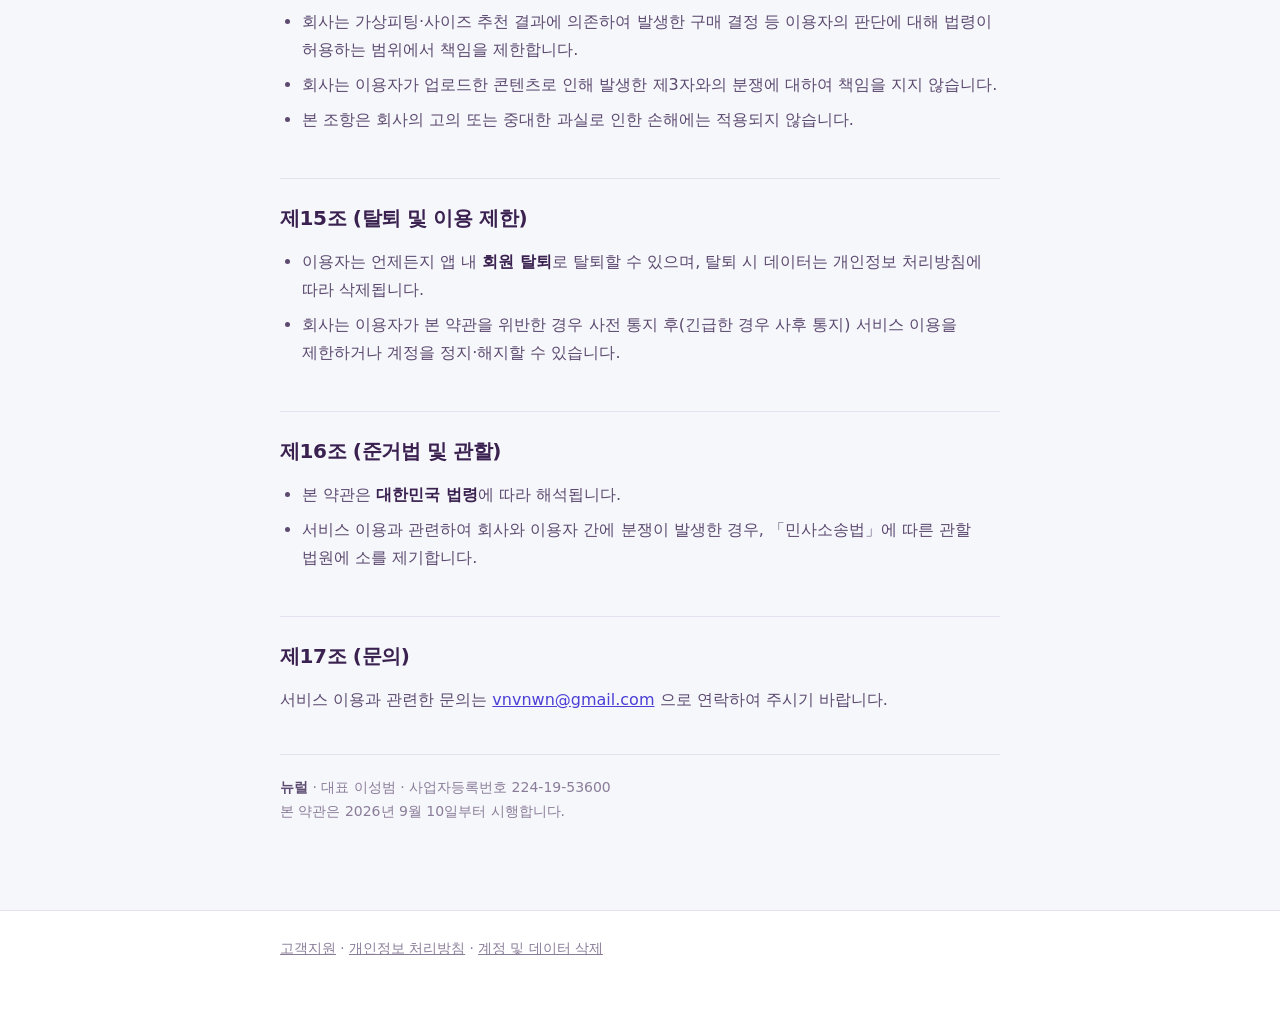
<file: terms/index.html>
<!DOCTYPE html>
<html lang="ko">
<head>
<meta charset="utf-8">
<meta name="viewport" content="width=device-width, initial-scale=1">
<title>이용약관 | FitFit</title>
<meta name="description" content="FitFit 이용약관">
<link rel="stylesheet" href="../style.css">
</head>
<body>

<header class="site-header">
  <div class="inner">
    <a class="wordmark" href="../index.html">
      <svg width="24" height="24" viewBox="0 0 24 24" fill="none" aria-hidden="true">
        <path d="M12 4.2a2 2 0 1 0-1.9 2.5c.7 0 .9.4.9.9v.6" stroke="#5b50e6" stroke-width="1.7" stroke-linecap="round"/>
        <path d="M11 8.3 3.4 15c-.9.8-.4 2.3.9 2.3h15.4c1.3 0 1.8-1.5.9-2.3L13 8.3a1.5 1.5 0 0 0-2 0Z" stroke="#b4329b" stroke-width="1.7" stroke-linejoin="round"/>
      </svg>
      FitFit
    </a>
    <nav class="site-nav">
      <a href="../index.html">고객지원</a>
      <a href="../privacy/">개인정보 처리방침</a>
      <a href="../terms/" aria-current="page">이용약관</a>
    </nav>
  </div>
</header>
<hr class="rule">

<main>
  <h1 class="doc-title">이용약관</h1>
  <p class="doc-meta">시행일: 2026년 9월 10일 · 버전 v1</p>

  <h2>제1조 (목적)</h2>
  <p>본 약관은 뉴럴(이하 "회사")이 제공하는 가상피팅 및 사이즈 추천 서비스 <strong>FitFit</strong>(이하 "서비스")의 이용과 관련하여 회사와 이용자 간의 권리·의무 및 책임사항을 규정합니다.</p>

  <h2>제2조 (사업자 정보)</h2>
  <div class="scroll">
    <table>
      <tbody>
        <tr><th>상호</th><td>뉴럴</td></tr>
        <tr><th>대표자</th><td>이성범</td></tr>
        <tr><th>사업자등록번호</th><td>224-19-53600</td></tr>
        <tr><th>문의 이메일</th><td>vnvnwn@gmail.com</td></tr>
      </tbody>
    </table>
  </div>

  <h2>제3조 (정의)</h2>
  <ol>
    <li><strong>"서비스"</strong>란 회사가 제공하는 AI 가상피팅 및 사이즈 추천 애플리케이션 FitFit을 말합니다.</li>
    <li><strong>"이용자"</strong>란 본 약관에 동의하고 서비스를 이용하는 자를 말합니다.</li>
    <li><strong>"계정"</strong>이란 이용자가 소셜 로그인(Google, 카카오, Apple)을 통해 생성한 서비스 이용 자격을 말합니다.</li>
    <li><strong>"콘텐츠"</strong>란 이용자가 업로드한 사진 및 서비스를 통해 생성된 결과 이미지를 말합니다.</li>
  </ol>

  <h2>제4조 (약관의 효력 및 변경)</h2>
  <ul>
    <li>본 약관은 서비스 화면에 게시함으로써 효력이 발생합니다.</li>
    <li>회사는 관련 법령을 위반하지 않는 범위에서 약관을 변경할 수 있으며, 변경 시 시행일 및 변경 사유를 명시하여 시행 7일 전(이용자에게 불리하거나 중대한 변경은 30일 전) 공지합니다.</li>
    <li>이용자가 변경된 약관에 동의하지 않는 경우 서비스 이용을 중단하고 탈퇴할 수 있습니다.</li>
  </ul>

  <h2>제5조 (계정의 생성 및 관리)</h2>
  <ul>
    <li>서비스는 <strong>소셜 로그인(Google, 카카오, Apple)</strong>으로만 가입할 수 있으며, 최초 로그인 시 별도 절차 없이 회원가입이 함께 이루어집니다. 회사는 비밀번호를 수집하거나 보관하지 않습니다.</li>
    <li>가입은 <strong>만 18세 이상</strong>만 가능하며, 가입 시 본 약관 및 개인정보 처리방침에 동의해야 합니다.</li>
    <li>만 18세 미만인 자는 서비스를 이용할 수 없습니다. 연령을 사실과 다르게 확인하여 가입한 사실이 확인된 경우 회사는 해당 계정의 이용을 제한하거나 해지할 수 있습니다.</li>
    <li>서로 다른 소셜 로그인 수단으로 가입한 경우 각각 별개의 계정으로 처리될 수 있습니다.</li>
    <li>이용자는 계정을 제3자에게 양도·대여할 수 없으며, 계정의 무단 사용을 인지한 경우 즉시 회사에 통지해야 합니다.</li>
    <li>이용자는 [계정] 화면의 <strong>회원 탈퇴</strong>를 통해 언제든지 계정을 삭제할 수 있으며, 탈퇴 시 데이터는 개인정보 처리방침에 따라 삭제됩니다.</li>
  </ul>

  <h2>제6조 (서비스의 내용)</h2>
  <ul>
    <li>회사는 이용자가 업로드한 인물·의류 이미지를 바탕으로 가상피팅 결과 이미지를 생성하고, 입력한 신체 치수와 제품 사이즈표를 바탕으로 사이즈 추천을 제공합니다.</li>
    <li>가상피팅 결과와 사이즈 추천은 <strong>참고용</strong>이며, 실제 착용감·치수·색상과 다를 수 있습니다. 회사는 결과의 정확성·적합성을 보증하지 않습니다.</li>
    <li>일부 기능은 해외 사업자의 처리를 포함하며, 수탁자와 이전 항목 등 자세한 사항은 개인정보 처리방침에 따릅니다.</li>
    <li>가상피팅 결과 이미지에는 AI 생성물임을 나타내는 표시(워터마크)가 삽입됩니다.</li>
  </ul>

  <h2>제7조 (서비스의 제공 및 이용 한도)</h2>
  <ul>
    <li>서비스는 연중무휴 24시간 제공함을 원칙으로 합니다. 다만 시스템 점검, 설비 장애, 통신 두절, 외부 사업자 장애 등의 사유가 있는 경우 일시 중단될 수 있습니다.</li>
    <li>회사는 서비스 운영에 필요한 범위에서 <strong>가상피팅의 이용 횟수에 한도를 둘 수 있으며</strong>, 적용되는 한도는 서비스 화면에 표시됩니다.</li>
    <li>회사는 서비스의 내용, 이용 한도, 제공 방식을 변경할 수 있으며, 중요한 변경 사항은 사전에 공지합니다.</li>
  </ul>

  <h2>제8조 (유료 서비스 및 크레딧)</h2>
  <ul>
    <li>회사는 가상피팅 이용 횟수를 충전하는 유료 상품(이하 "크레딧")을 제공합니다. 상품의 종류와 가격은 앱 내 결제 화면에 표시되며, 실제 결제 금액과 통화는 App Store 및 Google Play가 표시하는 바에 따릅니다.</li>
    <li>크레딧은 결제가 정상적으로 확인된 시점에 지급되며, 가상피팅 1회 실행 시 1회분이 차감됩니다. 무료로 제공된 이용 횟수가 남아 있는 경우 무료분이 먼저 차감됩니다.</li>
    <li>크레딧에는 유효기간이 없으며, 계정이 유지되는 동안 소멸하지 않습니다.</li>
    <li>크레딧은 현금으로 환급되지 않으며, 타인에게 양도할 수 없습니다.</li>
    <li>회원 탈퇴 시 잔여 크레딧은 더 이상 사용할 수 없게 됩니다. 다만 회사는 이용자가 유상으로 구매한 잔여 크레딧에 대하여 그 권리를 포기한 것으로 간주하지 않으며, 환불을 요청할 수 있도록 안내하고 그 절차에 협조합니다.</li>
    <li>인앱결제의 특성상 환불은 App Store 및 Google Play를 통해 이루어지므로, 잔여 크레딧이 있는 경우 <strong>탈퇴 전에</strong> 제9조의 절차에 따라 환불을 요청하시기 바랍니다.</li>
    <li>서비스는 만 18세 이상만 이용할 수 있으므로 회사는 미성년자의 결제를 예정하고 있지 않습니다. 미성년자가 법정대리인의 동의 없이 결제한 경우 본인 또는 법정대리인은 그 결제를 취소할 수 있으며, 회사는 관련 법령에 따라 처리합니다. 다만 법정대리인의 동의를 받아 결제한 경우 또는 미성년자가 성년자로 믿게 하기 위하여 속임수를 쓴 경우에는 취소가 제한될 수 있습니다.</li>
  </ul>

  <h2>제9조 (결제 취소 및 환불)</h2>
  <ul>
    <li>인앱결제의 취소·환불은 App Store 및 Google Play의 정책과 절차에 따라 이루어집니다. 결제 승인과 환불 실행은 각 스토어가 수행하므로 회사가 직접 대금을 환급할 수는 없으나, 회사는 이용자의 환불 요청에 협조하고 필요한 거래 확인 자료를 제공합니다. 스토어를 통한 환불이 어려운 경우 아래 문의처로 연락하시면 회사가 관련 법령에 따라 처리합니다.</li>
    <li>스토어를 통해 환불이 확정되면 회사는 해당 결제로 지급된 크레딧을 회수합니다. 이미 사용한 크레딧이 있어 회수할 잔여분이 부족한 경우, 부족분은 0을 한도로 차감합니다.</li>
    <li>「전자상거래 등에서의 소비자보호에 관한 법률」에 따라 이용자는 크레딧을 공급받은 날부터 7일 이내에 청약철회를 할 수 있습니다. <strong>아직 사용하지 않은 크레딧에 대해서는 이 기간 내에 언제든지 청약철회할 수 있습니다.</strong></li>
    <li>이미 사용한 크레딧은 같은 법 제17조 제2항 제5호에 따라 청약철회가 제한됩니다. 회사는 이용자가 구매 전에 서비스를 직접 시험해 볼 수 있도록 계정당 무료 이용 횟수를 제공하며, 구매 화면에 청약철회가 제한된다는 사실을 함께 표시합니다.</li>
    <li>환불 관련 문의는 <a href="mailto:vnvnwn@gmail.com">vnvnwn@gmail.com</a> 으로 접수할 수 있습니다.</li>
  </ul>

  <h2>제10조 (이용자의 의무 및 콘텐츠)</h2>
  <p>이용자는 <strong>본인이 적법한 권리를 가진 이미지만</strong> 업로드해야 하며, <strong>타인의 사진을 동의 없이 업로드해서는 안 됩니다.</strong> 다음 각 호의 행위를 금지합니다.</p>
  <ol>
    <li>타인의 권리(초상권·저작권 등)를 침해하는 행위</li>
    <li>미성년자를 대상으로 하는 부적절·성적 콘텐츠, 불법·음란물의 업로드·생성</li>
    <li>폭력·혐오 콘텐츠 또는 타인의 명예를 훼손하는 콘텐츠의 생성·유포</li>
    <li>딥페이크 등 타인을 기만하거나 피해를 줄 수 있는 합성물의 생성</li>
    <li>워터마크를 제거·훼손하거나 AI 생성물임을 은폐하는 행위</li>
    <li>서비스의 비정상적 이용(과다 호출·역공학·자동화 남용)</li>
    <li>기타 법령을 위반하는 행위</li>
  </ol>
  <p>업로드 콘텐츠로 인해 발생한 책임은 이용자에게 있습니다.</p>

  <h2>제11조 (콘텐츠 신고·검수 및 삭제)</h2>
  <ul>
    <li>회사는 콘텐츠 안전을 위해 업로드된 이미지와 생성된 이미지를 자동으로 검수할 수 있습니다.</li>
    <li>이용자는 부적절하거나 권리를 침해하는 이미지를 앱 내 <strong>신고</strong> 기능으로 신고할 수 있습니다.</li>
    <li>회사는 본 약관 또는 법령을 위반한 콘텐츠를 <strong>사전 통지 없이 삭제(테이크다운)</strong>하거나 이용을 제한할 수 있습니다. 특히 아동·청소년에 대한 성적 표현물 등 중대한 위반이 확인·신고된 경우 즉시 접근을 차단할 수 있습니다.</li>
  </ul>

  <h2>제12조 (지식재산권)</h2>
  <ul>
    <li>서비스 및 관련 소프트웨어의 지식재산권은 회사에 귀속됩니다.</li>
    <li>이용자가 업로드한 콘텐츠의 권리는 <strong>이용자에게 있으며</strong>, 회사는 서비스 제공(이미지 생성·저장·이용자 본인에게의 표시)에 필요한 범위에서만 이를 처리합니다. 회사는 이 범위를 넘어 콘텐츠를 홍보·마케팅 등 다른 목적으로 사용하지 않습니다.</li>
  </ul>

  <h2>제13조 (서비스의 변경·중단)</h2>
  <ul>
    <li>회사는 운영상·기술상 필요에 따라 서비스의 전부 또는 일부를 변경·중단할 수 있습니다.</li>
    <li>무료로 제공되는 서비스의 변경·중단에 대해 회사는 관련 법령에 특별한 규정이 없는 한 별도의 보상을 하지 않습니다.</li>
    <li>회사가 서비스를 종료하는 경우 종료일부터 <strong>최소 30일 전에</strong> 서비스 화면을 통해 공지합니다.</li>
    <li>서비스 종료 시 이용자가 보유한 <strong>유료 크레딧</strong>에 대해서는 관련 법령에 따라 환불 등 필요한 조치를 합니다. 회사는 위 공지 기간 동안 이용자가 잔여 크레딧을 사용하거나 환불을 요청할 수 있도록 안내합니다.</li>
  </ul>

  <h2>제14조 (책임의 제한)</h2>
  <ul>
    <li>회사는 천재지변, 제3자(AI 제공자·인프라 사업자 포함) 서비스 장애 등 불가항력으로 인한 손해에 대해 법령이 허용하는 범위에서 책임지지 않습니다.</li>
    <li>회사는 가상피팅·사이즈 추천 결과에 의존하여 발생한 구매 결정 등 이용자의 판단에 대해 법령이 허용하는 범위에서 책임을 제한합니다.</li>
    <li>회사는 이용자가 업로드한 콘텐츠로 인해 발생한 제3자와의 분쟁에 대하여 책임을 지지 않습니다.</li>
    <li>본 조항은 회사의 고의 또는 중대한 과실로 인한 손해에는 적용되지 않습니다.</li>
  </ul>

  <h2>제15조 (탈퇴 및 이용 제한)</h2>
  <ul>
    <li>이용자는 언제든지 앱 내 <strong>회원 탈퇴</strong>로 탈퇴할 수 있으며, 탈퇴 시 데이터는 개인정보 처리방침에 따라 삭제됩니다.</li>
    <li>회사는 이용자가 본 약관을 위반한 경우 사전 통지 후(긴급한 경우 사후 통지) 서비스 이용을 제한하거나 계정을 정지·해지할 수 있습니다.</li>
  </ul>

  <h2>제16조 (준거법 및 관할)</h2>
  <ul>
    <li>본 약관은 <strong>대한민국 법령</strong>에 따라 해석됩니다.</li>
    <li>서비스 이용과 관련하여 회사와 이용자 간에 분쟁이 발생한 경우, 「민사소송법」에 따른 관할 법원에 소를 제기합니다.</li>
  </ul>

  <h2>제17조 (문의)</h2>
  <p>서비스 이용과 관련한 문의는 <a href="mailto:vnvnwn@gmail.com">vnvnwn@gmail.com</a> 으로 연락하여 주시기 바랍니다.</p>

  <div class="biz">
    <p>
      <strong>뉴럴</strong> · 대표 이성범 · 사업자등록번호 224-19-53600<br>
      본 약관은 2026년 9월 10일부터 시행합니다.
    </p>
  </div>
</main>

<footer>
  <div class="inner">
    <p><a href="../index.html">고객지원</a> · <a href="../privacy/">개인정보 처리방침</a> · <a href="../delete-account/">계정 및 데이터 삭제</a></p>
  </div>
</footer>

</body>
</html>
</file>
<file: style.css>
/* FitFit legal & support pages.
   Palette and shapes are lifted from the app itself (deep plum headings,
   violet-to-pink accent, soft lilac surfaces). */

:root {
  --ink: #3a2150;
  --ink-soft: #5c4a70;
  --muted: #8b7d99;
  --violet: #5b50e6;
  --violet-deep: #4b3fd6;
  --pink: #b4329b;
  --pink-soft: #f3b6e0;
  --bg: #f6f7fb;
  --surface: #ffffff;
  --surface-2: #f3f0fa;
  --border: #e6e1f0;
  --radius: 16px;
  --font: -apple-system, BlinkMacSystemFont, "Apple SD Gothic Neo", Pretendard,
    "Noto Sans KR", "Malgun Gothic", system-ui, sans-serif;
}

* { box-sizing: border-box; }
html { -webkit-text-size-adjust: 100%; }

body {
  margin: 0;
  background: var(--bg);
  color: var(--ink-soft);
  font-family: var(--font);
  font-size: 16px;
  line-height: 1.75;
  word-break: keep-all;
  overflow-wrap: anywhere;
}

.site-header { background: var(--surface); border-bottom: 1px solid var(--border); }
.site-header .inner {
  max-width: 760px; margin: 0 auto; padding: 18px 20px;
  display: flex; align-items: center; justify-content: space-between;
  gap: 16px; flex-wrap: wrap;
}
.wordmark {
  display: inline-flex; align-items: center; gap: 9px; text-decoration: none;
  color: var(--ink); font-weight: 800; font-size: 19px; letter-spacing: -0.035em;
}
.wordmark svg { display: block; }
.site-nav { display: flex; gap: 18px; font-size: 14px; }
.site-nav a {
  color: var(--muted); text-decoration: none; font-weight: 600;
  padding: 2px 0; border-bottom: 2px solid transparent;
}
.site-nav a:hover, .site-nav a:focus-visible { color: var(--violet); }
.site-nav a[aria-current="page"] { color: var(--violet); border-bottom-color: var(--pink-soft); }

.rule { height: 3px; border: 0; margin: 0; background: linear-gradient(90deg, var(--violet), var(--pink)); }

main { max-width: 760px; margin: 0 auto; padding: 40px 20px 72px; }

.doc-title {
  color: var(--ink); font-size: clamp(28px, 6vw, 38px); line-height: 1.25;
  letter-spacing: -0.03em; font-weight: 800; margin: 0 0 10px;
}
.doc-meta { color: var(--muted); font-size: 14px; margin: 0 0 34px; }

h2 {
  color: var(--ink); font-size: 20px; letter-spacing: -0.02em; font-weight: 800;
  margin: 44px 0 12px; padding-top: 22px; border-top: 1px solid var(--border);
}
h2:first-of-type { border-top: 0; padding-top: 0; }
h3 { color: var(--ink); font-size: 16px; font-weight: 700; margin: 26px 0 8px; }
p { margin: 0 0 14px; }
ul, ol { margin: 0 0 16px; padding-left: 22px; }
li { margin-bottom: 7px; }
strong { color: var(--ink); font-weight: 700; }
a { color: var(--violet-deep); }
code {
  background: var(--surface-2); border: 1px solid var(--border); border-radius: 6px;
  padding: 1px 6px; font-size: 0.9em; word-break: break-all;
}

blockquote {
  margin: 18px 0; padding: 14px 16px; background: var(--surface-2);
  border-left: 3px solid var(--pink-soft); border-radius: 0 12px 12px 0; font-size: 15px;
}
blockquote p:last-child { margin-bottom: 0; }

.scroll {
  overflow-x: auto; margin: 0 0 18px; border: 1px solid var(--border);
  border-radius: var(--radius); background: var(--surface);
}
table { border-collapse: collapse; width: 100%; min-width: 420px; font-size: 14.5px; }
th, td { text-align: left; padding: 11px 14px; border-bottom: 1px solid var(--border); vertical-align: top; }
th { background: var(--surface-2); color: var(--ink); font-weight: 700; white-space: nowrap; }
tr:last-child td { border-bottom: 0; }

.lede { font-size: 17px; color: var(--ink-soft); margin-bottom: 28px; }
.card {
  background: var(--surface); border: 1px solid var(--border); border-radius: var(--radius);
  padding: 20px 22px; margin-bottom: 16px;
}
.card h3 { margin-top: 0; }
.card p:last-child, .card ul:last-child { margin-bottom: 0; }
.contact {
  display: inline-flex; align-items: center; gap: 8px; background: var(--violet);
  color: #fff; text-decoration: none; font-weight: 700; padding: 12px 20px; border-radius: 999px;
}
.contact:hover, .contact:focus-visible { background: var(--violet-deep); }

.biz {
  margin-top: 40px; padding-top: 20px; border-top: 1px solid var(--border);
  color: var(--muted); font-size: 14px;
}
.biz strong { color: var(--ink-soft); }

footer { border-top: 1px solid var(--border); background: var(--surface); }
footer .inner { max-width: 760px; margin: 0 auto; padding: 26px 20px 40px; color: var(--muted); font-size: 13.5px; }
footer a { color: var(--muted); }

:focus-visible { outline: 2px solid var(--violet); outline-offset: 3px; border-radius: 4px; }
@media (prefers-reduced-motion: reduce) { * { animation: none !important; transition: none !important; } }
@media (max-width: 520px) {
  body { font-size: 15.5px; }
  main { padding: 30px 16px 56px; }
  .site-header .inner { padding: 14px 16px; }
}
</file>
